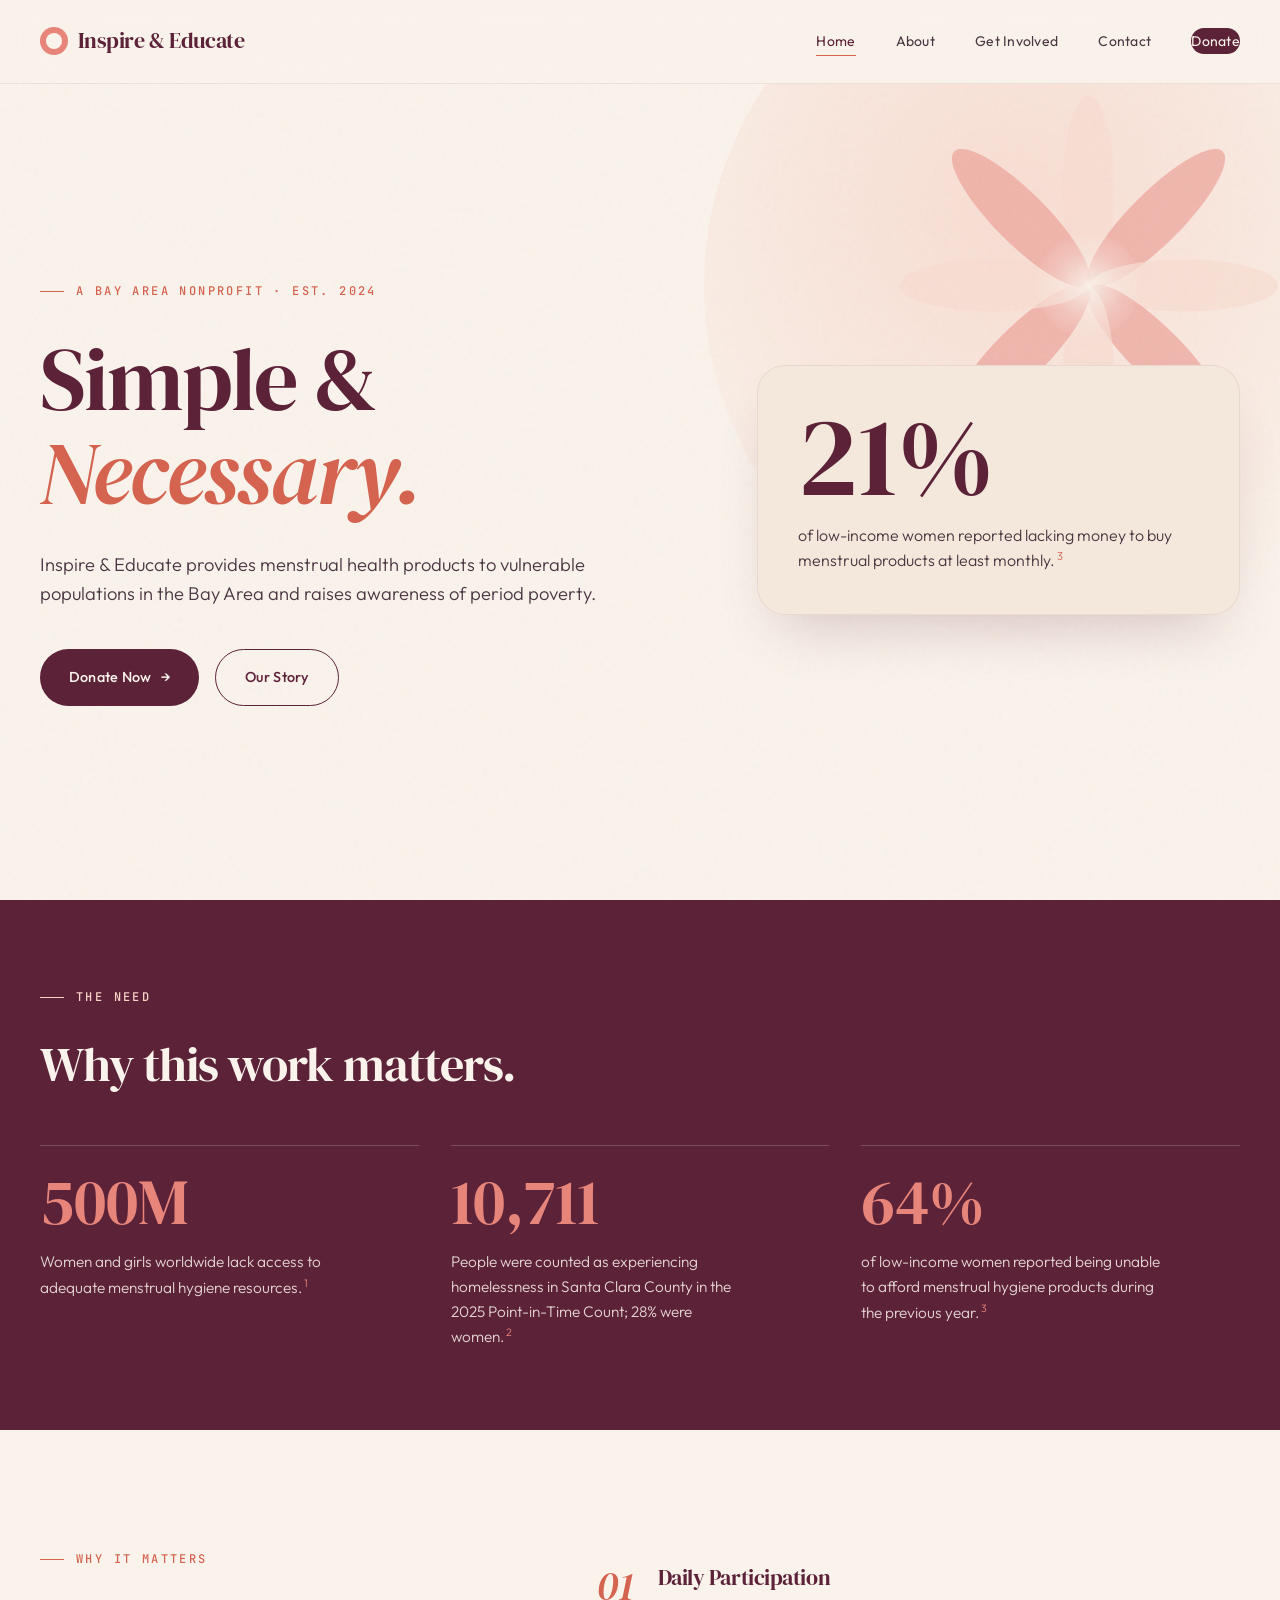
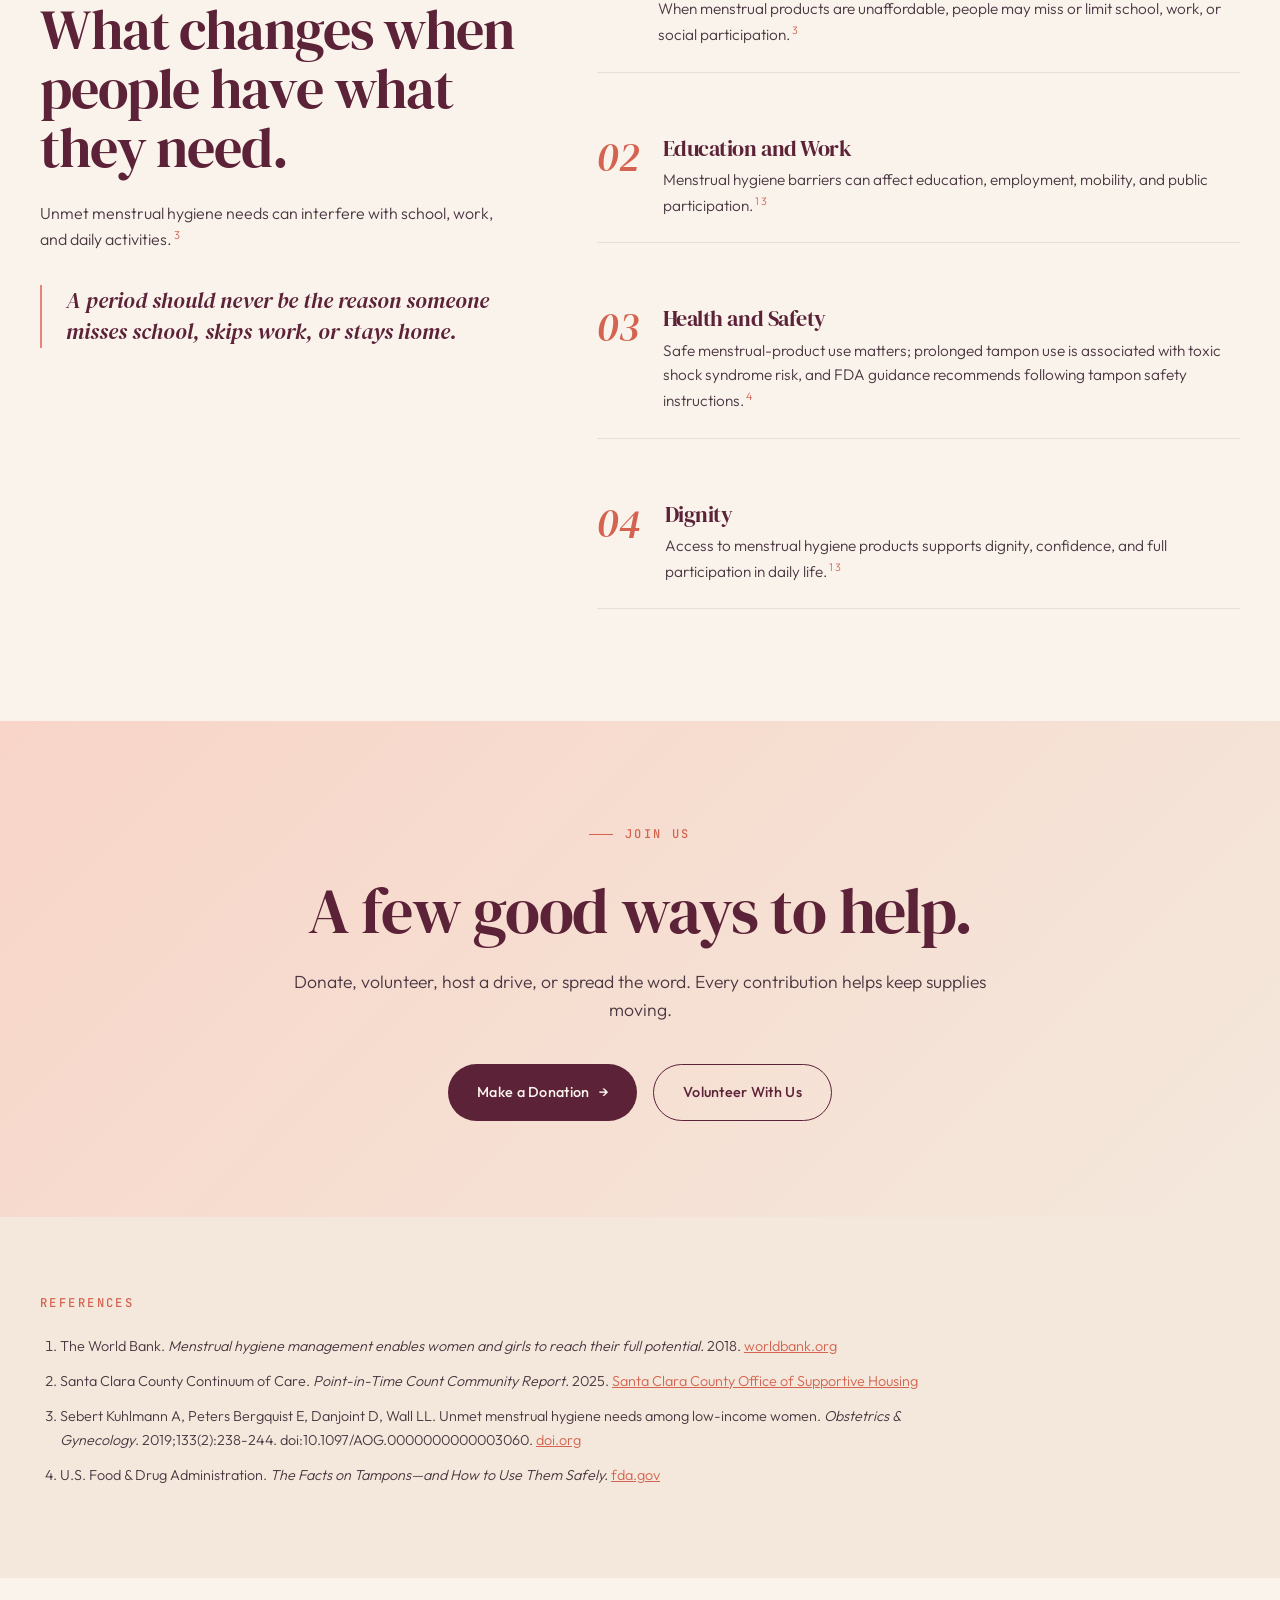
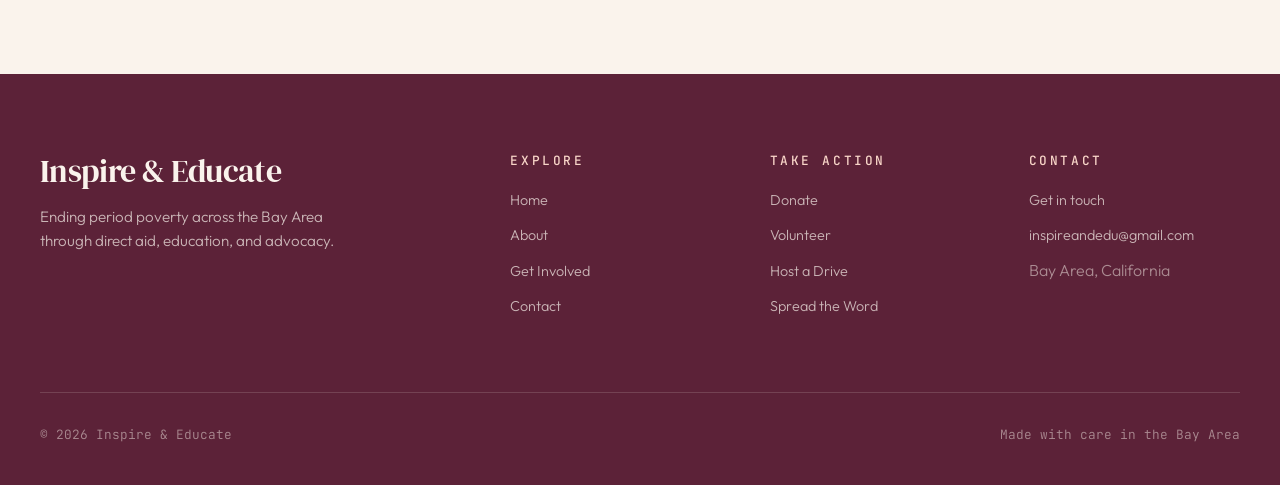
<file: index.html>
<!DOCTYPE html>
<html lang="en">
<head>
<meta charset="UTF-8">
<meta name="viewport" content="width=device-width, initial-scale=1.0">
<title>Inspire & Educate · Bay Area Menstrual Equity Nonprofit</title>
<link rel="preconnect" href="https://fonts.googleapis.com">
<link rel="preconnect" href="https://fonts.gstatic.com" crossorigin>
<link href="https://fonts.googleapis.com/css2?family=DM+Serif+Display:ital@0;1&family=Outfit:wght@300;400;500;600&family=JetBrains+Mono:wght@400;500&display=swap" rel="stylesheet">
<link rel="stylesheet" href="styles.css">
<style>
.hero{min-height:calc(100vh - 80px);display:flex;align-items:center;position:relative;padding:6rem 0;overflow:hidden}.hero::before{content:'';position:absolute;top:-20%;right:-15%;width:60%;height:90%;background:radial-gradient(circle at 40% 40%,var(--blush) 0%,var(--cream) 70%);border-radius:50%;opacity:.65;z-index:0}.hero-grid{display:grid;grid-template-columns:1.35fr 1fr;gap:4rem;align-items:center;position:relative;z-index:2}.hero-title{font-size:clamp(3rem,7vw,5.5rem);margin-bottom:2rem}.hero-title em{color:var(--coral-deep)}.hero-lede{font-size:1.15rem;color:var(--ink-soft);max-width:560px;margin-bottom:2.5rem}.hero-ctas{display:flex;gap:1rem;flex-wrap:wrap}.hero-stat-card{background:var(--cream-deep);border-radius:28px;padding:2.5rem;box-shadow:0 30px 60px -24px rgba(92,34,56,.24);border:1px solid rgba(92,34,56,.08)}.hero-stat-label{font-family:var(--font-mono);font-size:.72rem;text-transform:uppercase;letter-spacing:.18em;color:var(--ink-soft);margin-bottom:1.5rem;display:block}.hero-stat-big{font-family:var(--font-display);font-size:clamp(4rem,10vw,7rem);color:var(--wine);line-height:.9;margin-bottom:1rem}.hero-stat-card p{color:var(--ink-soft);font-size:1rem}.cite-mark{font-size:.7em;vertical-align:super;margin-left:2px}.cite-mark a{color:var(--coral-deep);text-decoration:none}.stats{background:var(--wine);color:var(--cream);padding:5rem 0}.stats-header{max-width:760px;margin-bottom:3.5rem}.stats-header .eyebrow{color:var(--blush)}.stats-header .eyebrow::before{background:var(--blush)}.stats-header h2{color:var(--cream);font-size:clamp(2rem,4vw,3rem)}.stats-grid{display:grid;grid-template-columns:repeat(3,1fr);gap:2rem}.stat-card{border-top:1px solid rgba(250,243,236,.2);padding-top:1.5rem}.stat-number{font-family:var(--font-display);font-size:clamp(3rem,5vw,4.5rem);line-height:1;color:var(--coral);margin-bottom:1rem}.stat-text{color:rgba(250,243,236,.86);font-size:.96rem;max-width:300px}.stat-text .cite-mark a{color:var(--coral)}.mission{padding:7rem 0}.mission-grid{display:grid;grid-template-columns:1fr 1.35fr;gap:5rem;align-items:start}.mission-aside{position:sticky;top:120px}.mission-aside h2{font-size:clamp(2.5rem,5vw,3.5rem);margin-bottom:1.5rem}.mission-aside p{color:var(--ink-soft);margin-bottom:2rem}.mission-quote{font-family:var(--font-display);font-style:italic;font-size:1.4rem;line-height:1.4;color:var(--wine);padding-left:1.5rem;border-left:2px solid var(--coral)}.why-list{list-style:none;display:flex;flex-direction:column;gap:2.5rem}.why-item{display:grid;grid-template-columns:auto 1fr;gap:1.5rem;align-items:start;padding:1.5rem 0;border-bottom:1px solid rgba(92,34,56,.1)}.why-num{font-family:var(--font-display);font-size:2.5rem;color:var(--coral-deep);line-height:1;font-style:italic}.why-item h3{font-size:1.4rem;margin-bottom:.5rem;color:var(--wine)}.why-item p{color:var(--ink-soft);font-size:.96rem}.cta-band{background:linear-gradient(135deg,var(--blush) 0%,var(--cream-deep) 100%);padding:6rem 0}.cta-band-content{text-align:center;max-width:740px;margin:0 auto}.cta-band h2{font-size:clamp(2.5rem,5vw,4rem);margin-bottom:1.5rem}.cta-band p{color:var(--ink-soft);margin-bottom:2.5rem;font-size:1.1rem}.references{padding:5rem 0;background:var(--cream-deep)}.references-title{font-family:var(--font-mono);font-size:.76rem;text-transform:uppercase;letter-spacing:.2em;color:var(--coral-deep);font-weight:500;margin-bottom:1.5rem}.references-list{font-size:.9rem;color:var(--ink-soft);line-height:1.7;max-width:920px;padding-left:1.25rem}.references-list li{margin-bottom:.65rem}.references-list a{color:var(--coral-deep);text-decoration:underline}@media(max-width:900px){.hero-grid,.mission-grid,.stats-grid{grid-template-columns:1fr}.mission-aside{position:static}}
</style>
</head>
<body>
<nav class="nav"><a href="index.html" class="nav-logo"><span class="nav-logo-mark"></span>Inspire & Educate</a><ul class="nav-links"><li><a href="index.html" class="active">Home</a></li><li><a href="about.html">About</a></li><li><a href="get-involved.html">Get Involved</a></li><li><a href="contact.html">Contact</a></li><li><a href="get-involved.html#donate" class="nav-cta">Donate</a></li></ul></nav>
<main>
<section class="hero"><div class="container"><div class="hero-grid"><div><span class="eyebrow">A Bay Area Nonprofit · Est. 2024</span><h1 class="hero-title">Simple &amp; <em>Necessary.</em></h1><p class="hero-lede">Inspire & Educate provides menstrual health products to vulnerable populations in the Bay Area and raises awareness of period poverty.</p><div class="hero-ctas"><a href="get-involved.html#donate" class="btn btn-primary">Donate Now <span class="btn-arrow">→</span></a><a href="about.html" class="btn btn-secondary">Our Story</a></div></div><div class="hero-stat-card"><span class="hero-stat-label">Period Poverty in the US</span><div class="hero-stat-big">21%</div><p>of low-income women reported lacking money to buy menstrual products at least monthly.<sup class="cite-mark"><a href="#ref-3">3</a></sup></p></div></div></div></section>
<section class="stats"><div class="container"><div class="stats-header"><span class="eyebrow">The Need</span><h2>Why this work matters.</h2></div><div class="stats-grid"><div class="stat-card"><div class="stat-number">500M</div><p class="stat-text">Women and girls worldwide lack access to adequate menstrual hygiene resources.<sup class="cite-mark"><a href="#ref-1">1</a></sup></p></div><div class="stat-card"><div class="stat-number">10,711</div><p class="stat-text">People were counted as experiencing homelessness in Santa Clara County in the 2025 Point-in-Time Count; 28% were women.<sup class="cite-mark"><a href="#ref-2">2</a></sup></p></div><div class="stat-card"><div class="stat-number">64%</div><p class="stat-text">of low-income women reported being unable to afford menstrual hygiene products during the previous year.<sup class="cite-mark"><a href="#ref-3">3</a></sup></p></div></div></div></section>
<section class="mission"><div class="container"><div class="mission-grid"><aside class="mission-aside"><span class="eyebrow">Why It Matters</span><h2>What changes when people have what they need.</h2><p>Unmet menstrual hygiene needs can interfere with school, work, and daily activities.<sup class="cite-mark"><a href="#ref-3">3</a></sup></p><blockquote class="mission-quote">A period should never be the reason someone misses school, skips work, or stays home.</blockquote></aside><ul class="why-list"><li class="why-item"><span class="why-num">01</span><div><h3>Daily Participation</h3><p>When menstrual products are unaffordable, people may miss or limit school, work, or social participation.<sup class="cite-mark"><a href="#ref-3">3</a></sup></p></div></li><li class="why-item"><span class="why-num">02</span><div><h3>Education and Work</h3><p>Menstrual hygiene barriers can affect education, employment, mobility, and public participation.<sup class="cite-mark"><a href="#ref-1">1</a></sup><sup class="cite-mark"><a href="#ref-3">3</a></sup></p></div></li><li class="why-item"><span class="why-num">03</span><div><h3>Health and Safety</h3><p>Safe menstrual-product use matters; prolonged tampon use is associated with toxic shock syndrome risk, and FDA guidance recommends following tampon safety instructions.<sup class="cite-mark"><a href="#ref-4">4</a></sup></p></div></li><li class="why-item"><span class="why-num">04</span><div><h3>Dignity</h3><p>Access to menstrual hygiene products supports dignity, confidence, and full participation in daily life.<sup class="cite-mark"><a href="#ref-1">1</a></sup><sup class="cite-mark"><a href="#ref-3">3</a></sup></p></div></li></ul></div></div></section>
<section class="cta-band"><div class="container"><div class="cta-band-content"><span class="eyebrow">Join Us</span><h2>A few good ways to help.</h2><p>Donate, volunteer, host a drive, or spread the word. Every contribution helps keep supplies moving.</p><div class="hero-ctas" style="justify-content:center"><a href="get-involved.html#donate" class="btn btn-primary">Make a Donation <span class="btn-arrow">→</span></a><a href="get-involved.html#volunteer" class="btn btn-secondary">Volunteer With Us</a></div></div></div></section>
<section class="references" aria-labelledby="references-title"><div class="container"><h2 id="references-title" class="references-title">References</h2><ol class="references-list"><li id="ref-1">The World Bank. <em>Menstrual hygiene management enables women and girls to reach their full potential.</em> 2018. <a href="https://www.worldbank.org/en/news/feature/2018/05/25/menstrual-hygiene-management" target="_blank" rel="noopener">worldbank.org</a></li><li id="ref-2">Santa Clara County Continuum of Care. <em>Point-in-Time Count Community Report.</em> 2025. <a href="https://osh.santaclaracounty.gov/continuum-care/reports-and-publications/point-time-count" target="_blank" rel="noopener">Santa Clara County Office of Supportive Housing</a></li><li id="ref-3">Sebert Kuhlmann A, Peters Bergquist E, Danjoint D, Wall LL. Unmet menstrual hygiene needs among low-income women. <em>Obstetrics &amp; Gynecology</em>. 2019;133(2):238-244. doi:10.1097/AOG.0000000000003060. <a href="https://doi.org/10.1097/AOG.0000000000003060" target="_blank" rel="noopener">doi.org</a></li><li id="ref-4">U.S. Food &amp; Drug Administration. <em>The Facts on Tampons—and How to Use Them Safely.</em> <a href="https://www.fda.gov/consumers/consumer-updates/facts-tampons-and-how-use-them-safely" target="_blank" rel="noopener">fda.gov</a></li></ol></div></section>
</main>
<footer class="footer"><div class="container"><div class="footer-grid"><div class="footer-brand"><h3>Inspire & Educate</h3><p>Ending period poverty across the Bay Area through direct aid, education, and advocacy.</p></div><div><h4>Explore</h4><ul class="footer-list"><li><a href="index.html">Home</a></li><li><a href="about.html">About</a></li><li><a href="get-involved.html">Get Involved</a></li><li><a href="contact.html">Contact</a></li></ul></div><div><h4>Take Action</h4><ul class="footer-list"><li><a href="get-involved.html#donate">Donate</a></li><li><a href="get-involved.html#volunteer">Volunteer</a></li><li><a href="get-involved.html#drive">Host a Drive</a></li><li><a href="get-involved.html#spread">Spread the Word</a></li></ul></div><div><h4>Contact</h4><ul class="footer-list"><li><a href="contact.html">Get in touch</a></li><li><a href="mailto:inspireandedu@gmail.com">inspireandedu@gmail.com</a></li><li><span style="color:rgba(250,243,236,.5)">Bay Area, California</span></li></ul></div></div><div class="footer-bottom"><span>© 2026 Inspire & Educate</span><span>Made with care in the Bay Area</span></div></div></footer>
</body>
</html>
</file>
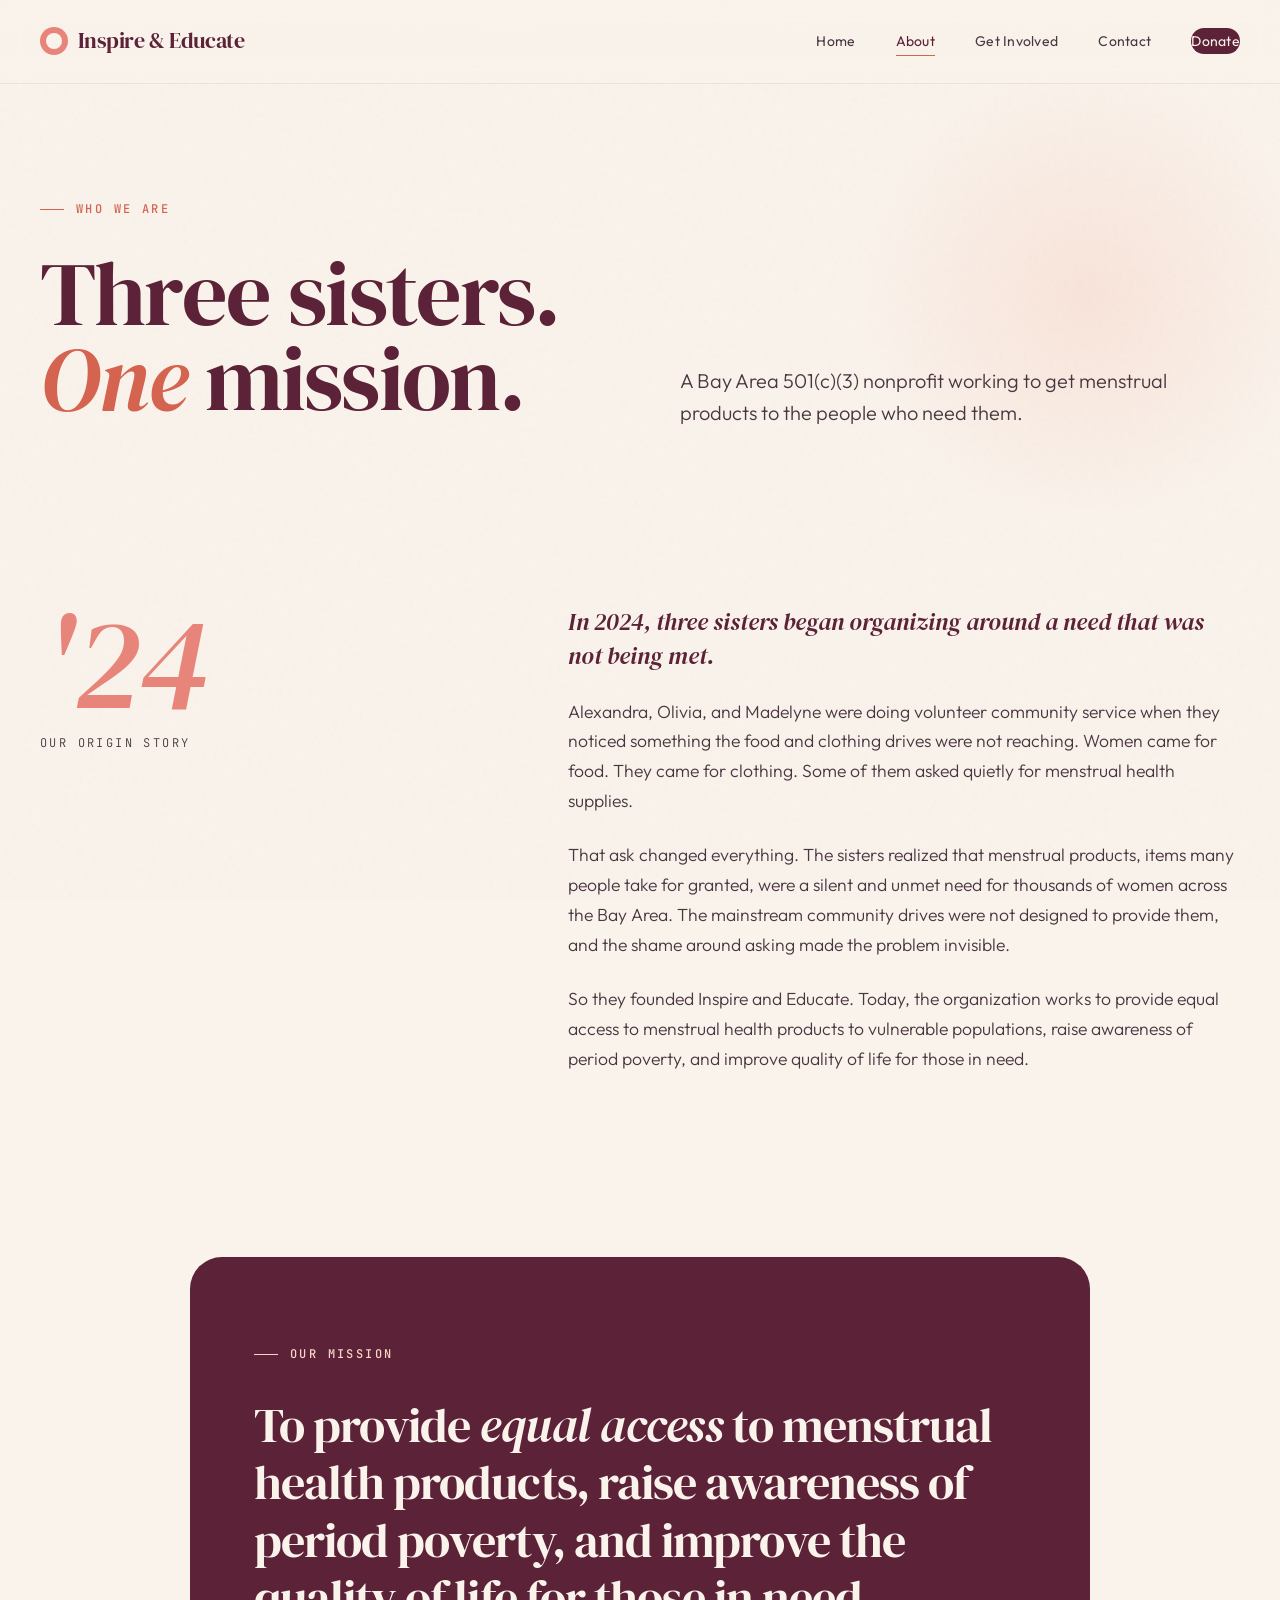
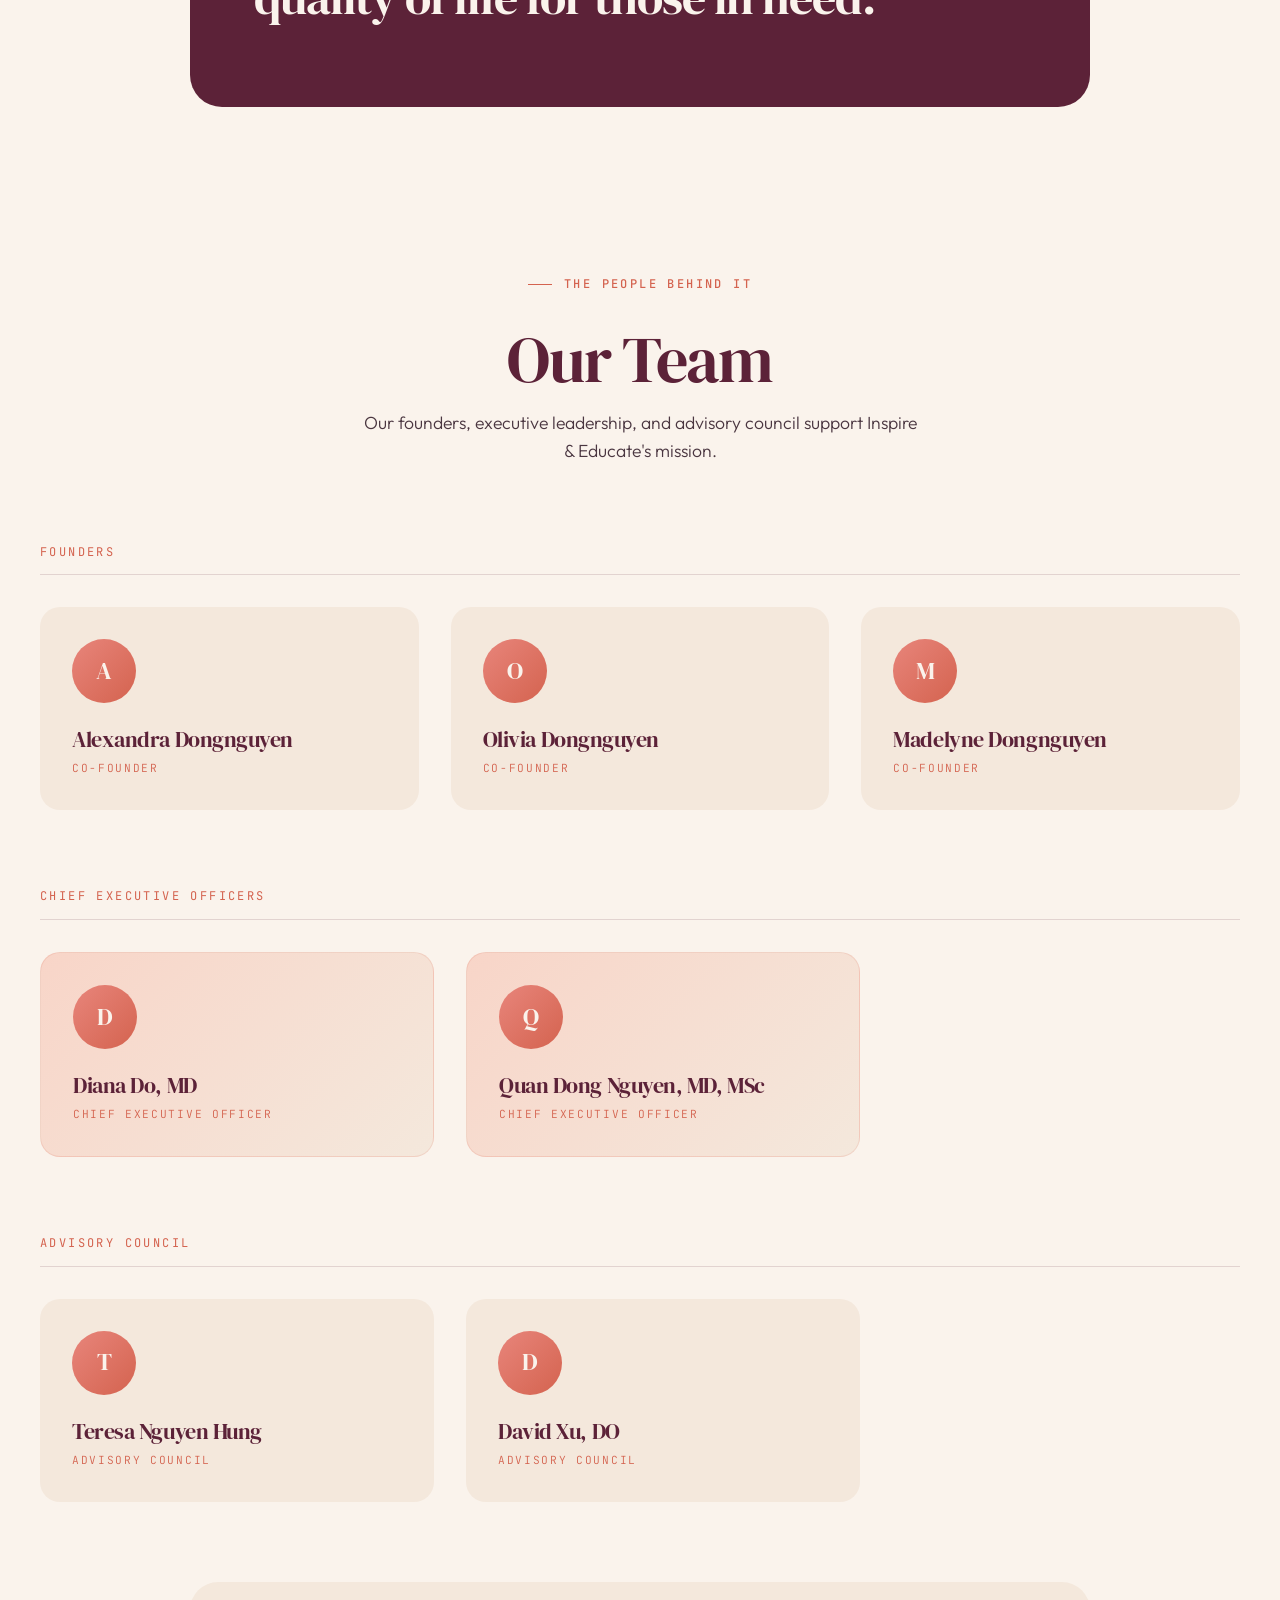
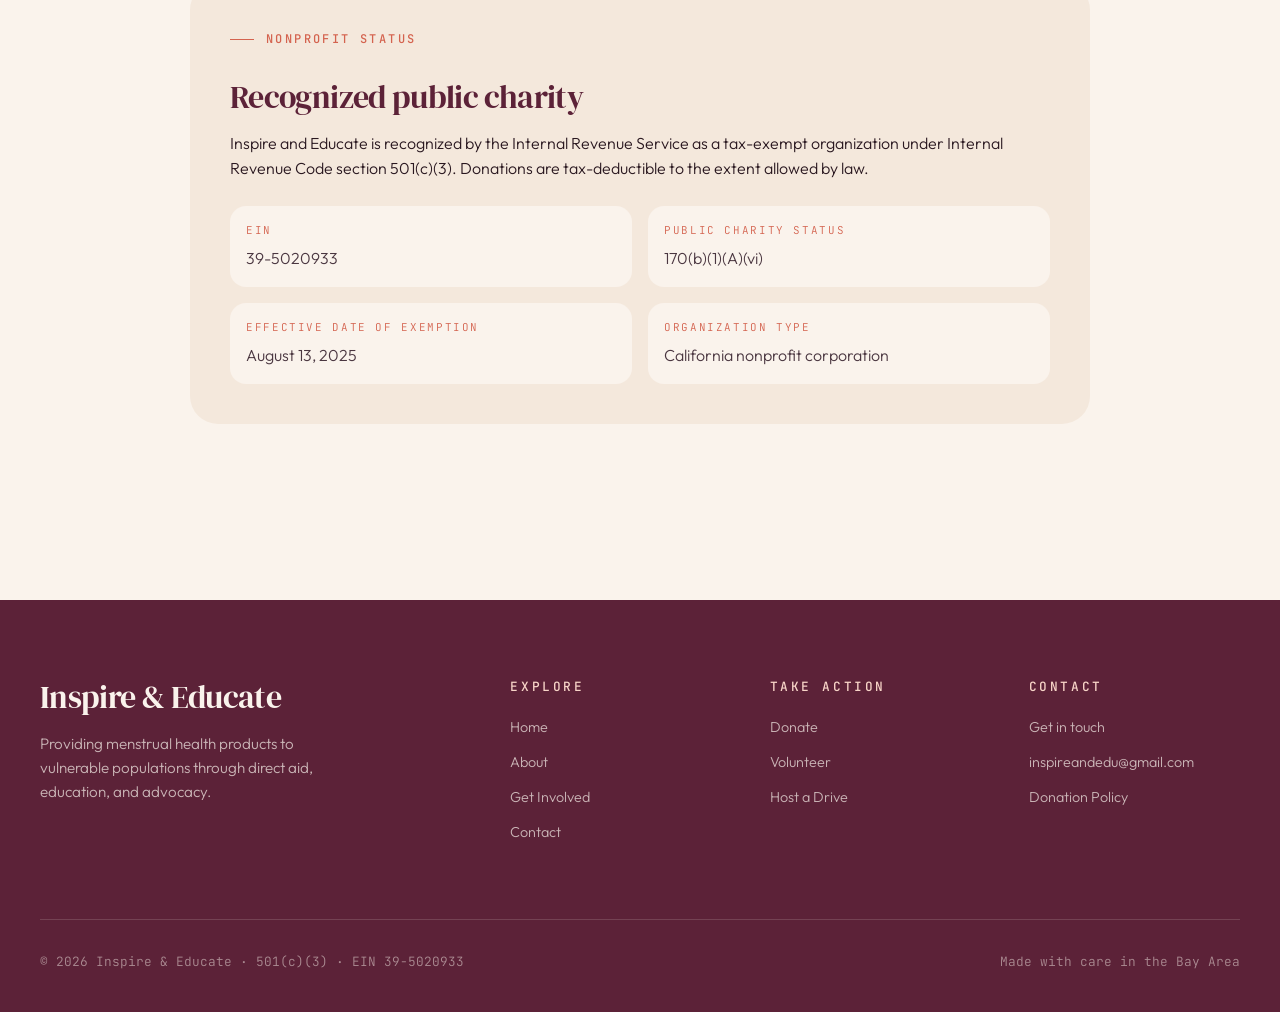
<file: about.html>
<!DOCTYPE html>
<html lang="en">
<head>
<meta charset="UTF-8">
<meta name="viewport" content="width=device-width, initial-scale=1.0">
<title>I&amp;E</title>
<link rel="icon" href="/favicon.svg" type="image/svg+xml">
<meta property="og:title" content="Inspire & Educate">
<meta property="og:description" content="A Bay Area 501(c)(3) nonprofit providing menstrual health products.">
<meta property="og:image" content="https://inspireandeducate.org/og-image.svg">
<meta property="og:url" content="https://inspireandeducate.org/about.html">
<meta name="twitter:card" content="summary_large_image">
<link rel="preconnect" href="https://fonts.googleapis.com">
<link rel="preconnect" href="https://fonts.gstatic.com" crossorigin>
<link href="https://fonts.googleapis.com/css2?family=DM+Serif+Display:ital@0;1&family=Outfit:wght@300;400;500;600&family=JetBrains+Mono:wght@400;500&display=swap" rel="stylesheet">
<link rel="stylesheet" href="styles.css">
<style>.page-intro{padding:7rem 0 4rem;position:relative;overflow:hidden}.page-intro-bg{position:absolute;top:0;right:-10%;width:50%;height:100%;background:radial-gradient(circle,var(--blush) 0%,transparent 60%);opacity:.5;z-index:0}.page-intro-grid{display:grid;grid-template-columns:1fr 1fr;gap:5rem;align-items:end;position:relative;z-index:2}.page-intro h1{font-size:clamp(3rem,7vw,6rem);line-height:.95;margin-bottom:1.5rem}.page-intro h1 em{font-style:italic;color:var(--coral-deep)}.page-intro-lede{font-size:1.25rem;color:var(--ink-soft);max-width:520px;padding-bottom:1rem}.origin{padding:6rem 0}.origin-grid{display:grid;grid-template-columns:1fr 1.5fr;gap:5rem}.origin-aside{position:sticky;top:120px;align-self:start}.origin-year{font-family:var(--font-display);font-size:8rem;line-height:.9;color:var(--coral);font-style:italic;margin-bottom:.5rem}.origin-label{font-family:var(--font-mono);font-size:.75rem;text-transform:uppercase;letter-spacing:.2em;color:var(--ink-soft)}.origin-body p{font-size:1.1rem;margin-bottom:1.5rem;color:var(--ink-soft);line-height:1.7}.origin-body p.lede{font-family:var(--font-display);font-size:1.5rem;font-style:italic;color:var(--wine);line-height:1.4}.mission-card{background:var(--wine);color:var(--cream);padding:5rem 4rem;border-radius:32px;margin:4rem auto;max-width:900px;position:relative;overflow:hidden}.mission-card .eyebrow{color:var(--blush)}.mission-card .eyebrow::before{background:var(--blush)}.mission-card h2{font-family:var(--font-display);font-size:clamp(2rem,4vw,3rem);color:var(--cream);line-height:1.2}.team{padding:6rem 0 2rem}.team-header{text-align:center;margin-bottom:5rem}.team-header h2{font-size:clamp(2.5rem,5vw,4rem);margin-bottom:1rem}.team-header p{color:var(--ink-soft);max-width:560px;margin:0 auto;font-size:1.1rem}.team-section+.team-section{margin-top:5rem}.team-section-title{font-family:var(--font-mono);font-size:.75rem;text-transform:uppercase;letter-spacing:.2em;color:var(--coral-deep);margin-bottom:2rem;padding-bottom:1rem;border-bottom:1px solid rgba(92,34,56,.15)}.team-grid{display:grid;grid-template-columns:repeat(3,1fr);gap:2rem}.team-grid-2{grid-template-columns:repeat(2,1fr);max-width:820px}.team-card{background:var(--cream-deep);padding:2rem;border-radius:20px}.team-avatar{width:64px;height:64px;border-radius:50%;background:linear-gradient(135deg,var(--coral),var(--coral-deep));display:flex;align-items:center;justify-content:center;font-family:var(--font-display);color:var(--cream);font-size:1.5rem;margin-bottom:1.5rem}.team-card h3{font-family:var(--font-display);font-size:1.4rem;color:var(--wine);margin-bottom:.4rem;line-height:1.2}.team-card .role{font-family:var(--font-mono);font-size:.7rem;text-transform:uppercase;letter-spacing:.15em;color:var(--coral-deep);margin-bottom:0;display:block}.team-card.featured{background:linear-gradient(135deg,var(--blush) 0%,var(--cream-deep) 100%);border:1px solid rgba(212,99,79,.15)}.legal{padding:3rem 0 5rem}.legal-card{background:var(--cream-deep);border-radius:28px;padding:2.5rem;max-width:900px;margin:0 auto}.legal-card h2{font-size:2rem;margin-bottom:1rem}.legal-grid{display:grid;grid-template-columns:repeat(2,1fr);gap:1rem;margin-top:1.5rem}.legal-item{background:var(--cream);border-radius:16px;padding:1rem}.legal-label{font-family:var(--font-mono);font-size:.68rem;text-transform:uppercase;letter-spacing:.15em;color:var(--coral-deep);display:block;margin-bottom:.4rem}.legal-item p{color:var(--ink-soft);margin:0}@media(max-width:900px){.page-intro-grid,.origin-grid,.legal-grid{grid-template-columns:1fr;gap:2rem}.origin-aside{position:static}.origin-year{font-size:5rem}.mission-card{padding:3rem 2rem}.team-grid,.team-grid-2{grid-template-columns:1fr}}</style>
</head>
<body>
<nav class="nav"><a href="index.html" class="nav-logo"><span class="nav-logo-mark"></span>Inspire & Educate</a><ul class="nav-links"><li><a href="index.html">Home</a></li><li><a href="about.html" class="active">About</a></li><li><a href="get-involved.html">Get Involved</a></li><li><a href="contact.html">Contact</a></li><li><a href="get-involved.html#donate" class="nav-cta">Donate</a></li></ul></nav>
<main><section class="page-intro"><div class="page-intro-bg"></div><div class="container"><div class="page-intro-grid"><div><span class="eyebrow">Who We Are</span><h1>Three sisters. <em>One</em> mission.</h1></div><p class="page-intro-lede">A Bay Area 501(c)(3) nonprofit working to get menstrual products to the people who need them.</p></div></div></section><section class="origin"><div class="container"><div class="origin-grid"><aside class="origin-aside"><div class="origin-year">'24</div><span class="origin-label">Our Origin Story</span></aside><div class="origin-body"><p class="lede">In 2024, three sisters began organizing around a need that was not being met.</p><p>Alexandra, Olivia, and Madelyne were doing volunteer community service when they noticed something the food and clothing drives were not reaching. Women came for food. They came for clothing. Some of them asked quietly for menstrual health supplies.</p><p>That ask changed everything. The sisters realized that menstrual products, items many people take for granted, were a silent and unmet need for thousands of women across the Bay Area. The mainstream community drives were not designed to provide them, and the shame around asking made the problem invisible.</p><p>So they founded Inspire and Educate. Today, the organization works to provide equal access to menstrual health products to vulnerable populations, raise awareness of period poverty, and improve quality of life for those in need.</p></div></div></div></section><section><div class="container"><div class="mission-card"><span class="eyebrow">Our Mission</span><h2>To provide <em>equal access</em> to menstrual health products, raise awareness of period poverty, and improve the quality of life for those in need.</h2></div></div></section><section class="team"><div class="container"><div class="team-header"><span class="eyebrow">The People Behind It</span><h2>Our Team</h2><p>Our founders, executive leadership, and advisory council support Inspire & Educate's mission.</p></div><div class="team-section"><h3 class="team-section-title">Founders</h3><div class="team-grid"><div class="team-card"><div class="team-avatar">A</div><h3>Alexandra Dongnguyen</h3><span class="role">Co-Founder</span></div><div class="team-card"><div class="team-avatar">O</div><h3>Olivia Dongnguyen</h3><span class="role">Co-Founder</span></div><div class="team-card"><div class="team-avatar">M</div><h3>Madelyne Dongnguyen</h3><span class="role">Co-Founder</span></div></div></div><div class="team-section"><h3 class="team-section-title">Chief Executive Officers</h3><div class="team-grid team-grid-2"><div class="team-card featured"><div class="team-avatar">D</div><h3>Diana Do, MD</h3><span class="role">Chief Executive Officer</span></div><div class="team-card featured"><div class="team-avatar">Q</div><h3>Quan Dong Nguyen, MD, MSc</h3><span class="role">Chief Executive Officer</span></div></div></div><div class="team-section"><h3 class="team-section-title">Advisory Council</h3><div class="team-grid team-grid-2"><div class="team-card"><div class="team-avatar">T</div><h3>Teresa Nguyen Hung</h3><span class="role">Advisory Council</span></div><div class="team-card"><div class="team-avatar">D</div><h3>David Xu, DO</h3><span class="role">Advisory Council</span></div></div></div></div></section><section class="legal"><div class="container"><div class="legal-card"><span class="eyebrow">Nonprofit Status</span><h2>Recognized public charity</h2><p>Inspire and Educate is recognized by the Internal Revenue Service as a tax-exempt organization under Internal Revenue Code section 501(c)(3). Donations are tax-deductible to the extent allowed by law.</p><div class="legal-grid"><div class="legal-item"><span class="legal-label">EIN</span><p>39-5020933</p></div><div class="legal-item"><span class="legal-label">Public charity status</span><p>170(b)(1)(A)(vi)</p></div><div class="legal-item"><span class="legal-label">Effective date of exemption</span><p>August 13, 2025</p></div><div class="legal-item"><span class="legal-label">Organization type</span><p>California nonprofit corporation</p></div></div></div></div></section></main><footer class="footer"><div class="container"><div class="footer-grid"><div class="footer-brand"><h3>Inspire & Educate</h3><p>Providing menstrual health products to vulnerable populations through direct aid, education, and advocacy.</p></div><div><h4>Explore</h4><ul class="footer-list"><li><a href="index.html">Home</a></li><li><a href="about.html">About</a></li><li><a href="get-involved.html">Get Involved</a></li><li><a href="contact.html">Contact</a></li></ul></div><div><h4>Take Action</h4><ul class="footer-list"><li><a href="get-involved.html#donate">Donate</a></li><li><a href="get-involved.html#volunteer">Volunteer</a></li><li><a href="get-involved.html#drive">Host a Drive</a></li></ul></div><div><h4>Contact</h4><ul class="footer-list"><li><a href="contact.html">Get in touch</a></li><li><a href="mailto:inspireandedu@gmail.com">inspireandedu@gmail.com</a></li><li><a href="donation-policy.html">Donation Policy</a></li></ul></div></div><div class="footer-bottom"><span>© 2026 Inspire & Educate · 501(c)(3) · EIN 39-5020933</span><span>Made with care in the Bay Area</span></div></div></footer>
</body>
</html>
</file>
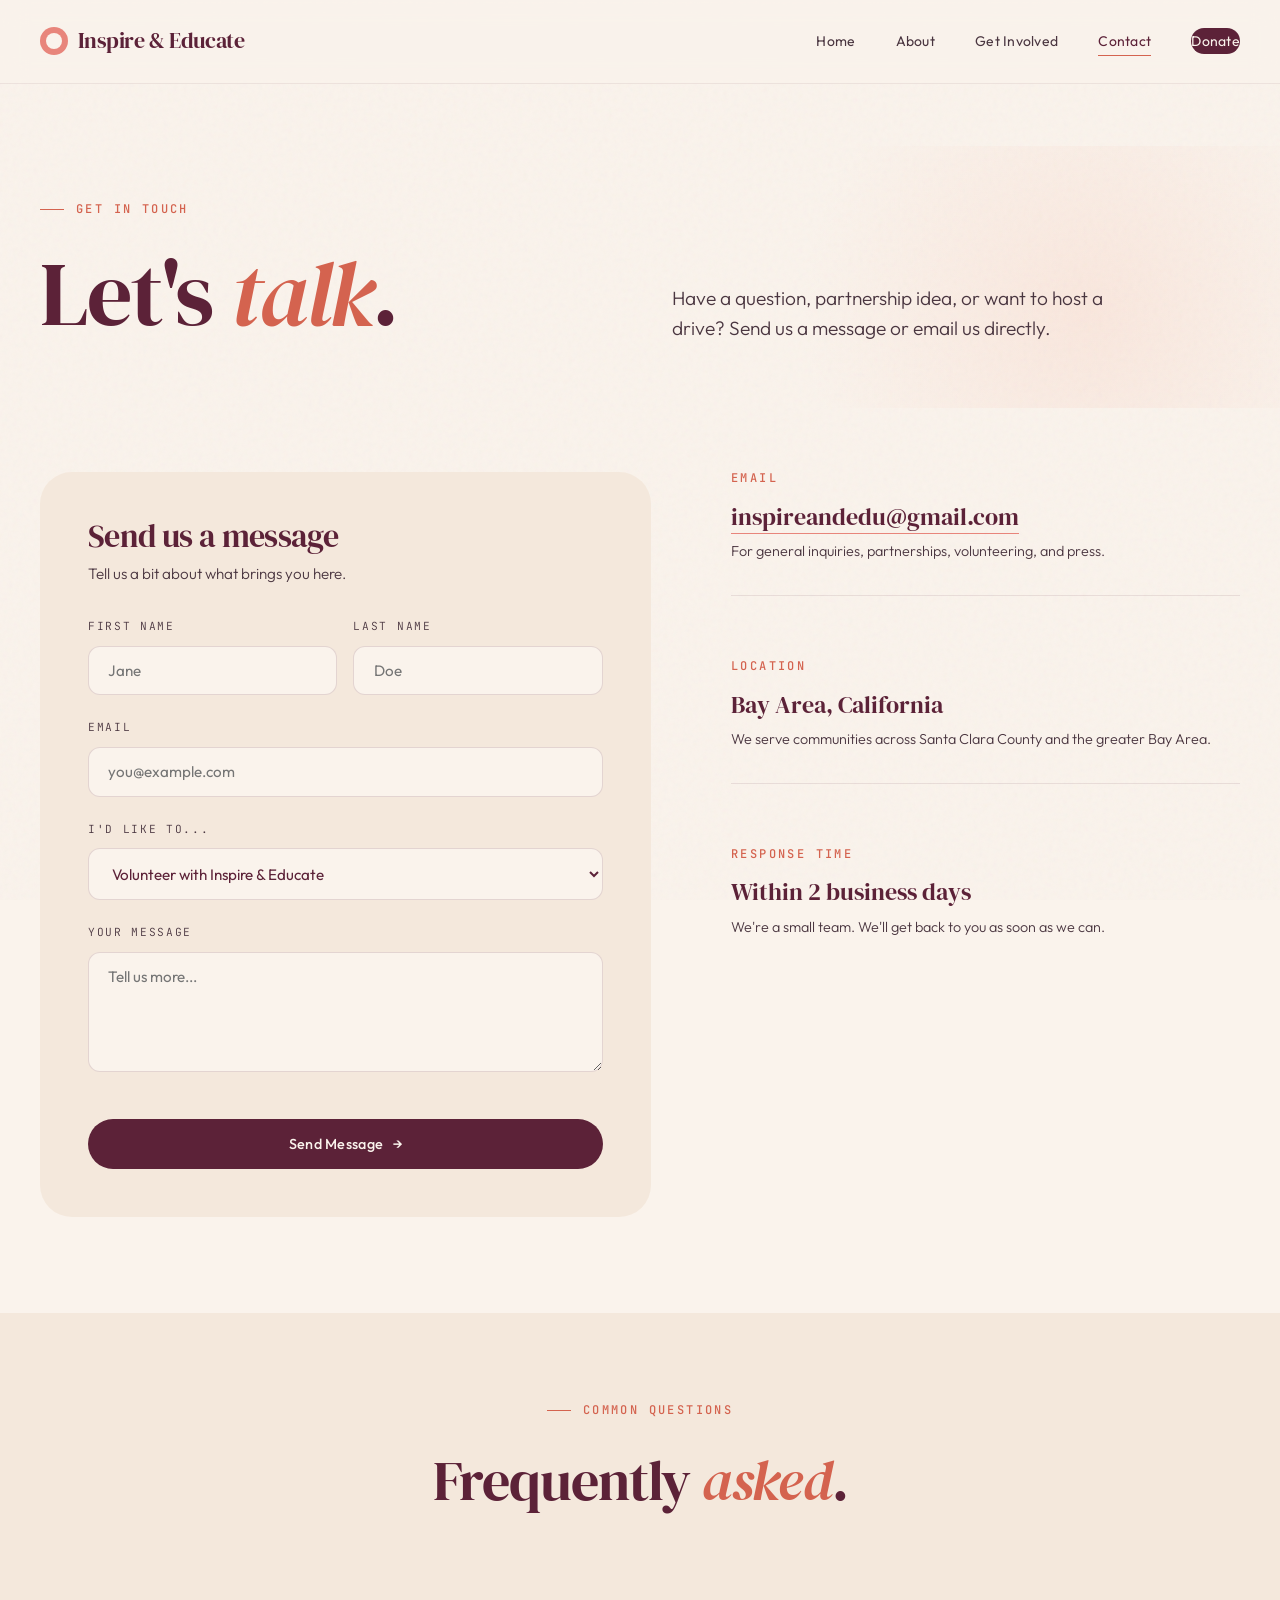
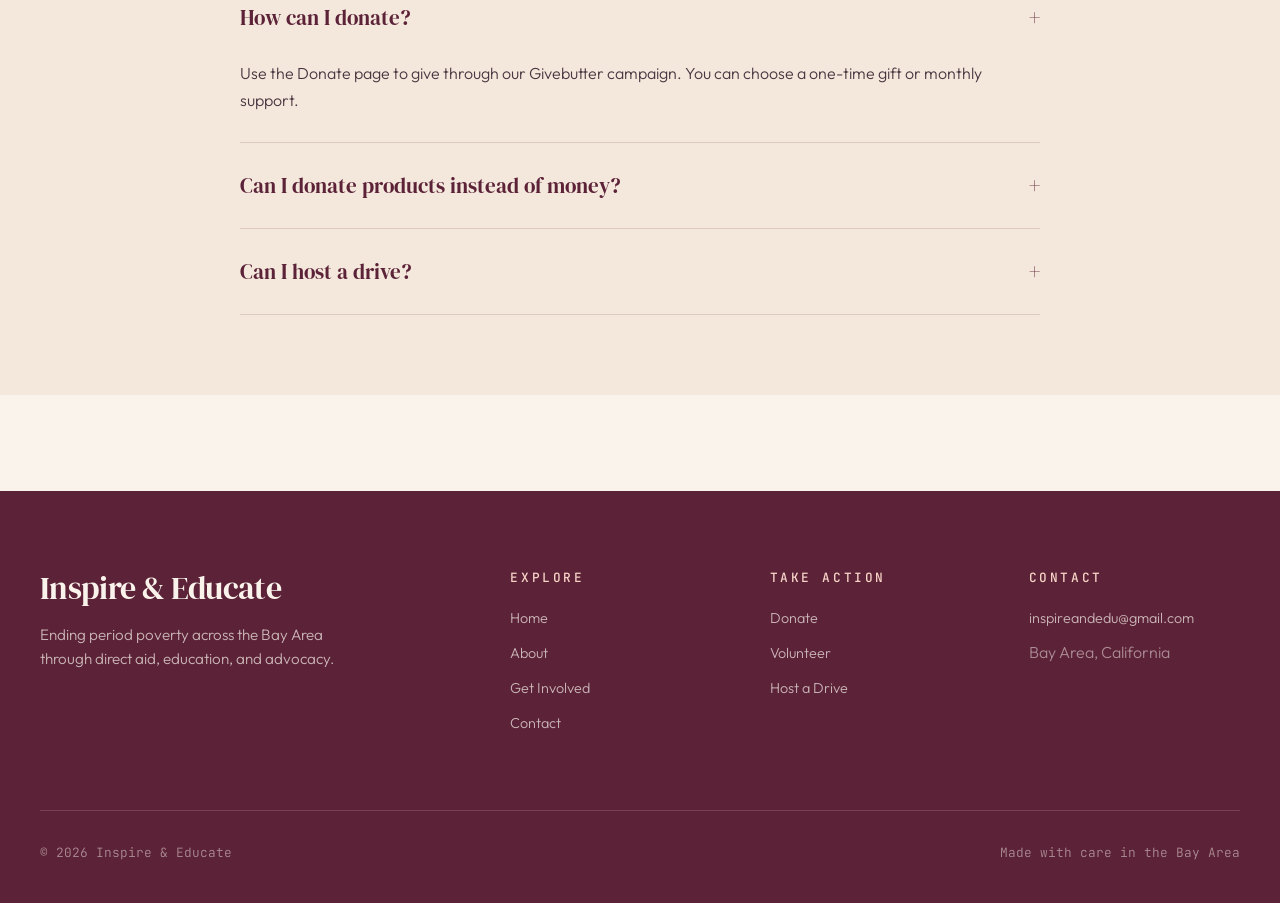
<file: contact.html>
<!DOCTYPE html>
<html lang="en">
<head>
<meta charset="UTF-8">
<meta name="viewport" content="width=device-width, initial-scale=1.0">
<title>Contact · Inspire & Educate</title>
<link rel="preconnect" href="https://fonts.googleapis.com">
<link rel="preconnect" href="https://fonts.gstatic.com" crossorigin>
<link href="https://fonts.googleapis.com/css2?family=DM+Serif+Display:ital@0;1&family=Outfit:wght@300;400;500;600&family=JetBrains+Mono:wght@400;500&display=swap" rel="stylesheet">
<link rel="stylesheet" href="styles.css">
<style>
.contact-hero{padding:7rem 0 3rem;position:relative;overflow:hidden}.contact-hero-bg{position:absolute;top:20%;right:-20%;width:70%;height:100%;background:radial-gradient(circle,var(--blush) 0%,transparent 60%);opacity:.4}.contact-hero-grid{display:grid;grid-template-columns:1fr 1fr;gap:4rem;align-items:end;position:relative;z-index:2}.contact-hero h1{font-size:clamp(3rem,7vw,6rem);line-height:.95;margin-bottom:1.5rem}.contact-hero h1 em{font-style:italic;color:var(--coral-deep)}.contact-hero p{font-size:1.2rem;color:var(--ink-soft);max-width:480px;padding-bottom:1rem}.contact-main{padding:4rem 0 6rem}.contact-grid{display:grid;grid-template-columns:1.2fr 1fr;gap:5rem}.contact-form{background:var(--cream-deep);padding:3rem;border-radius:32px;position:relative}.contact-form h2{font-size:2rem;margin-bottom:.5rem}.contact-form>p{color:var(--ink-soft);margin-bottom:2rem;font-size:.95rem}.form-row{margin-bottom:1.5rem}.form-row.split{display:grid;grid-template-columns:1fr 1fr;gap:1rem}.form-row label{display:block;font-family:var(--font-mono);font-size:.7rem;text-transform:uppercase;letter-spacing:.15em;color:var(--ink-soft);margin-bottom:.6rem}.form-row input,.form-row select,.form-row textarea{width:100%;padding:.9rem 1.2rem;border:1px solid rgba(92,34,56,.15);border-radius:12px;background:var(--cream);font-family:var(--font-body);font-size:.95rem;color:var(--wine)}.form-row textarea{resize:vertical;min-height:120px}.contact-form button{width:100%;justify-content:center;margin-top:1rem}.contact-info{display:flex;flex-direction:column;gap:2rem}.info-block{padding:2rem 0;border-bottom:1px solid rgba(92,34,56,.1)}.info-block:first-child{padding-top:0}.info-block:last-child{border-bottom:none}.info-block h3{font-family:var(--font-mono);font-size:.75rem;text-transform:uppercase;letter-spacing:.2em;color:var(--coral-deep);margin-bottom:1rem;font-weight:500}.info-value{font-family:var(--font-display);font-size:1.5rem;color:var(--wine);line-height:1.3;margin-bottom:.5rem}.info-value a{color:var(--wine);border-bottom:1px solid var(--coral)}.info-block p{color:var(--ink-soft);font-size:.9rem}.faq-section{padding:5rem 0;background:var(--cream-deep)}.faq-header{text-align:center;margin-bottom:4rem}.faq-header h2{font-size:clamp(2.5rem,5vw,3.5rem);margin-bottom:1rem}.faq-header h2 em{font-style:italic;color:var(--coral-deep)}.faq-list{max-width:800px;margin:0 auto}.faq-item{border-bottom:1px solid rgba(92,34,56,.15)}.faq-question{width:100%;background:transparent;border:none;padding:1.75rem 0;text-align:left;cursor:pointer;display:flex;justify-content:space-between;align-items:center;font-family:var(--font-display);font-size:1.3rem;color:var(--wine)}.faq-answer{max-height:0;overflow:hidden;transition:max-height .4s ease,padding .3s ease;color:var(--ink-soft);font-size:1rem;line-height:1.7}.faq-item.open .faq-answer{max-height:300px;padding-bottom:1.75rem}@media(max-width:900px){.contact-hero-grid,.contact-grid{grid-template-columns:1fr;gap:2rem}.contact-form{padding:2rem}.form-row.split{grid-template-columns:1fr}}
</style>
</head>
<body>
<nav class="nav"><a href="index.html" class="nav-logo"><span class="nav-logo-mark"></span>Inspire & Educate</a><ul class="nav-links"><li><a href="index.html">Home</a></li><li><a href="about.html">About</a></li><li><a href="get-involved.html">Get Involved</a></li><li><a href="contact.html" class="active">Contact</a></li><li><a href="get-involved.html#donate" class="nav-cta">Donate</a></li></ul></nav>
<main>
<section class="contact-hero"><div class="contact-hero-bg"></div><div class="container"><div class="contact-hero-grid"><div><span class="eyebrow">Get in Touch</span><h1>Let's <em>talk</em>.</h1></div><p>Have a question, partnership idea, or want to host a drive? Send us a message or email us directly.</p></div></div></section>
<section class="contact-main"><div class="container"><div class="contact-grid"><form name="contact" method="POST" data-netlify="true" class="contact-form"><input type="hidden" name="form-name" value="contact"><h2>Send us a message</h2><p>Tell us a bit about what brings you here.</p><div class="form-row split"><div><label for="first-name">First Name</label><input id="first-name" name="first_name" type="text" placeholder="Jane" required></div><div><label for="last-name">Last Name</label><input id="last-name" name="last_name" type="text" placeholder="Doe"></div></div><div class="form-row"><label for="email">Email</label><input id="email" name="email" type="email" placeholder="you@example.com" required></div><div class="form-row"><label for="interest">I'd like to...</label><select id="interest" name="interest"><option>Volunteer with Inspire & Educate</option><option>Host a product drive</option><option>Partner with our organization</option><option>Make a large or recurring donation</option><option>Ask a general question</option><option>Press / media inquiry</option></select></div><div class="form-row"><label for="message">Your Message</label><textarea id="message" name="message" placeholder="Tell us more..." required></textarea></div><button class="btn btn-primary" type="submit">Send Message <span class="btn-arrow">→</span></button></form><div class="contact-info"><div class="info-block"><h3>Email</h3><div class="info-value"><a href="mailto:inspireandedu@gmail.com">inspireandedu@gmail.com</a></div><p>For general inquiries, partnerships, volunteering, and press.</p></div><div class="info-block"><h3>Location</h3><div class="info-value">Bay Area, California</div><p>We serve communities across Santa Clara County and the greater Bay Area.</p></div><div class="info-block"><h3>Response Time</h3><div class="info-value">Within 2 business days</div><p>We're a small team. We'll get back to you as soon as we can.</p></div></div></div></div></section>
<section class="faq-section"><div class="container"><div class="faq-header"><span class="eyebrow">Common Questions</span><h2>Frequently <em>asked</em>.</h2></div><div class="faq-list"><div class="faq-item open"><button class="faq-question" type="button">How can I donate?<span>+</span></button><div class="faq-answer">Use the Donate page to give through our Givebutter campaign. You can choose a one-time gift or monthly support.</div></div><div class="faq-item"><button class="faq-question" type="button">Can I donate products instead of money?<span>+</span></button><div class="faq-answer">Yes. Unopened pads, tampons, liners, menstrual cups, and underwear are welcome. Please contact us to coordinate drop-off or pickup logistics.</div></div><div class="faq-item"><button class="faq-question" type="button">Can I host a drive?<span>+</span></button><div class="faq-answer">Yes. Schools, offices, community groups, and families can host product drives. Send us your location and timeline and we will help coordinate next steps.</div></div></div></div></section>
</main>
<footer class="footer"><div class="container"><div class="footer-grid"><div class="footer-brand"><h3>Inspire & Educate</h3><p>Ending period poverty across the Bay Area through direct aid, education, and advocacy.</p></div><div><h4>Explore</h4><ul class="footer-list"><li><a href="index.html">Home</a></li><li><a href="about.html">About</a></li><li><a href="get-involved.html">Get Involved</a></li><li><a href="contact.html">Contact</a></li></ul></div><div><h4>Take Action</h4><ul class="footer-list"><li><a href="get-involved.html#donate">Donate</a></li><li><a href="get-involved.html#volunteer">Volunteer</a></li><li><a href="get-involved.html#drive">Host a Drive</a></li></ul></div><div><h4>Contact</h4><ul class="footer-list"><li><a href="mailto:inspireandedu@gmail.com">inspireandedu@gmail.com</a></li><li><span style="color:rgba(250,243,236,.5)">Bay Area, California</span></li></ul></div></div><div class="footer-bottom"><span>© 2026 Inspire & Educate</span><span>Made with care in the Bay Area</span></div></div></footer>
<script>document.querySelectorAll('.faq-question').forEach(q=>{q.addEventListener('click',()=>{const item=q.parentElement;const wasOpen=item.classList.contains('open');document.querySelectorAll('.faq-item').forEach(i=>i.classList.remove('open'));if(!wasOpen)item.classList.add('open')})});</script>
</body>
</html>
</file>
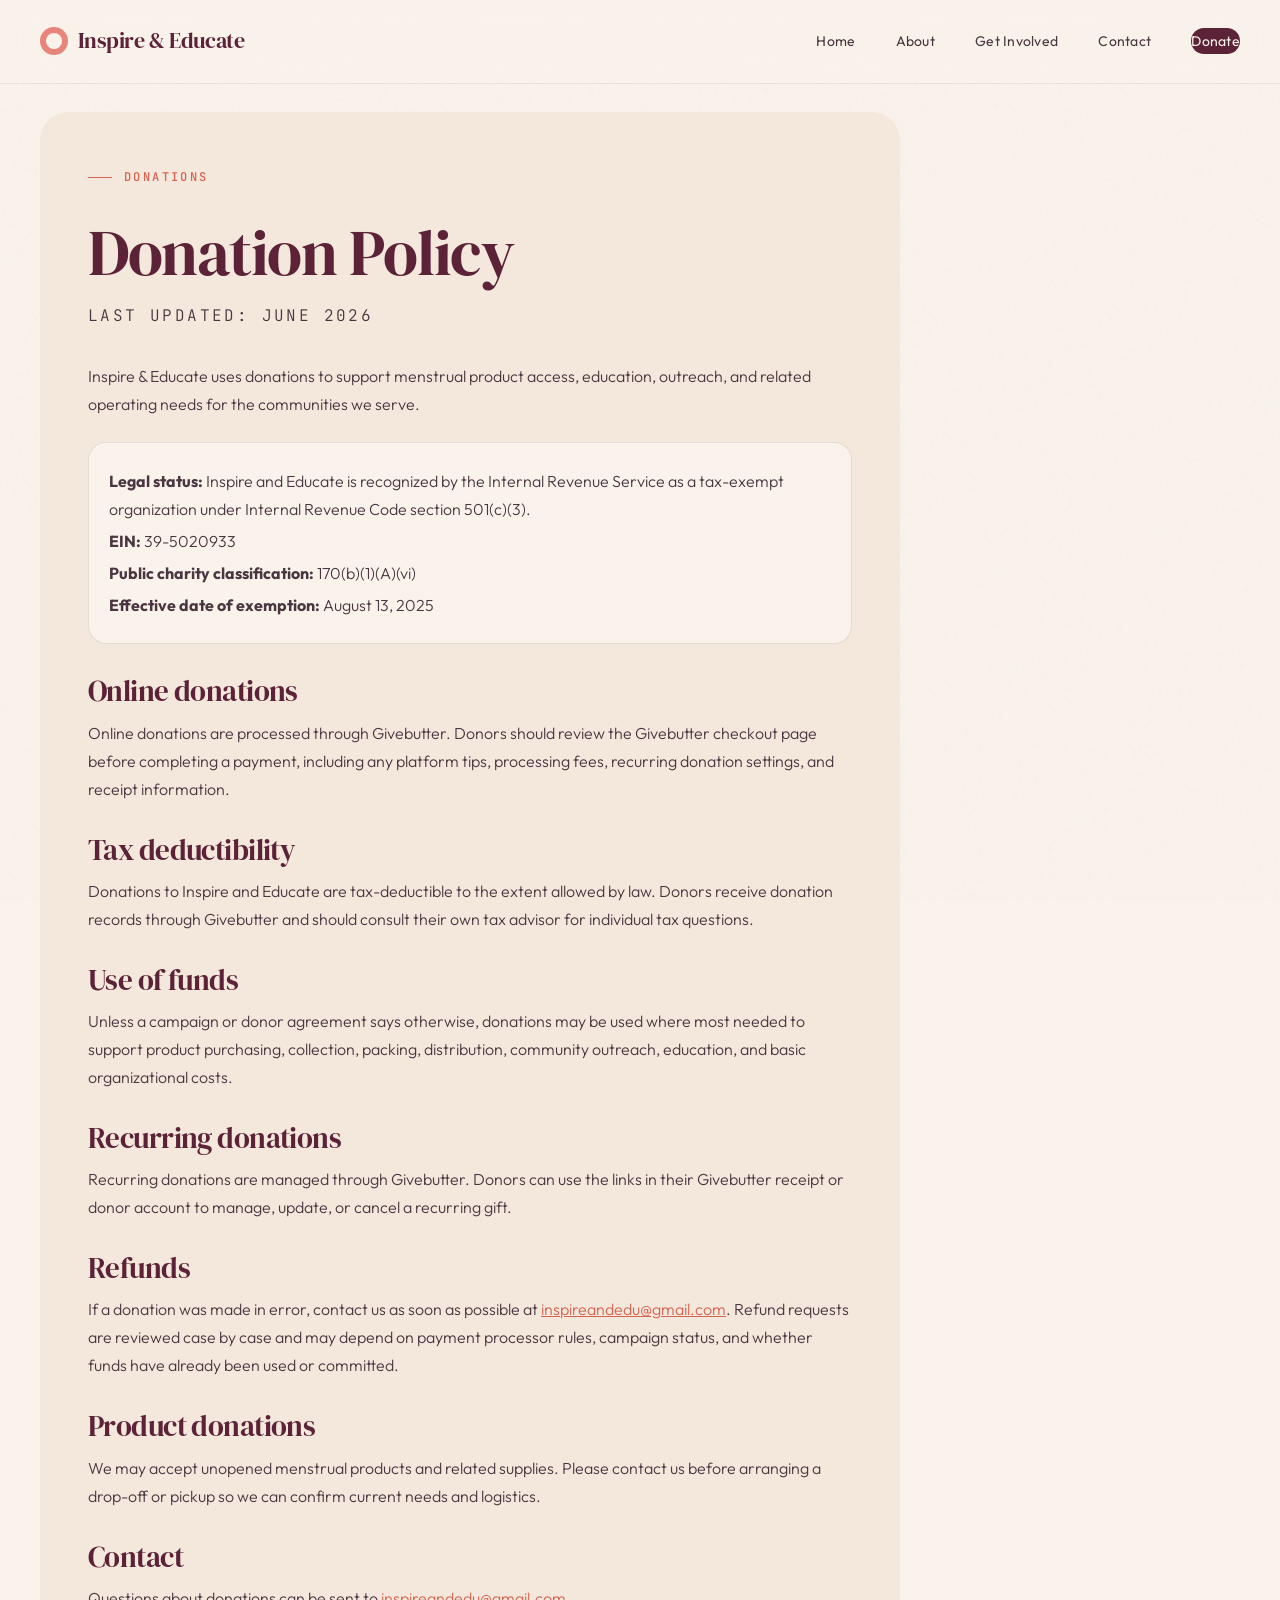
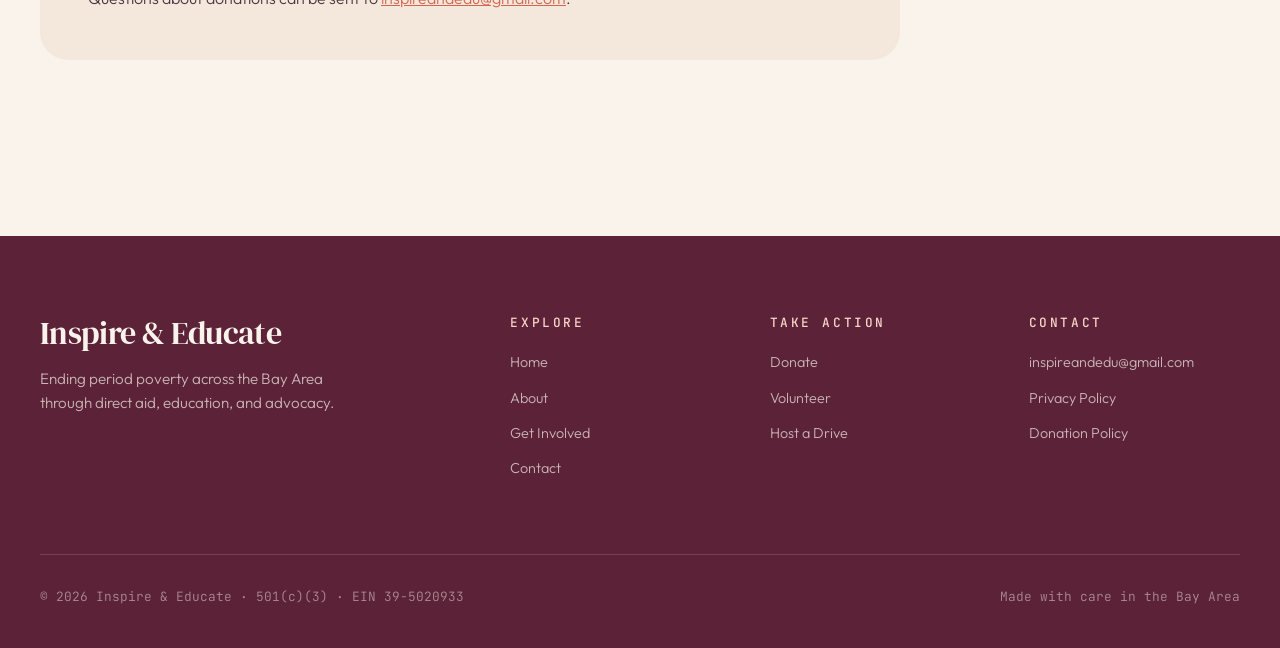
<file: donation-policy.html>
<!DOCTYPE html>
<html lang="en">
<head>
<meta charset="UTF-8">
<meta name="viewport" content="width=device-width, initial-scale=1.0">
<title>Donation Policy · Inspire & Educate</title>
<link rel="preconnect" href="https://fonts.googleapis.com">
<link rel="preconnect" href="https://fonts.gstatic.com" crossorigin>
<link href="https://fonts.googleapis.com/css2?family=DM+Serif+Display:ital@0;1&family=Outfit:wght@300;400;500;600&family=JetBrains+Mono:wght@400;500&display=swap" rel="stylesheet">
<link rel="stylesheet" href="styles.css">
<style>.page{padding:7rem 0 5rem}.policy{max-width:860px;background:var(--cream-deep);border-radius:28px;padding:3rem}.policy h1{font-size:clamp(2.6rem,5vw,4rem);margin-bottom:1rem}.policy h2{font-family:var(--font-display);font-size:1.8rem;margin:2rem 0 .75rem}.policy p,.policy li{color:var(--ink-soft);font-size:1rem;line-height:1.75}.policy ul{padding-left:1.25rem}.updated{font-family:var(--font-mono);font-size:.78rem;text-transform:uppercase;letter-spacing:.15em;color:var(--coral-deep);margin-bottom:2rem}.policy a{text-decoration:underline;color:var(--coral-deep)}.legal-box{background:var(--cream);border:1px solid rgba(92,34,56,.12);border-radius:18px;padding:1.25rem;margin:1.5rem 0}.legal-box p{margin:.25rem 0}</style>
</head>
<body>
<nav class="nav"><a href="index.html" class="nav-logo"><span class="nav-logo-mark"></span>Inspire & Educate</a><ul class="nav-links"><li><a href="index.html">Home</a></li><li><a href="about.html">About</a></li><li><a href="get-involved.html">Get Involved</a></li><li><a href="contact.html">Contact</a></li><li><a href="get-involved.html#donate" class="nav-cta">Donate</a></li></ul></nav>
<main class="page"><div class="container"><article class="policy"><span class="eyebrow">Donations</span><h1>Donation Policy</h1><p class="updated">Last updated: June 2026</p><p>Inspire & Educate uses donations to support menstrual product access, education, outreach, and related operating needs for the communities we serve.</p><div class="legal-box"><p><strong>Legal status:</strong> Inspire and Educate is recognized by the Internal Revenue Service as a tax-exempt organization under Internal Revenue Code section 501(c)(3).</p><p><strong>EIN:</strong> 39-5020933</p><p><strong>Public charity classification:</strong> 170(b)(1)(A)(vi)</p><p><strong>Effective date of exemption:</strong> August 13, 2025</p></div><h2>Online donations</h2><p>Online donations are processed through Givebutter. Donors should review the Givebutter checkout page before completing a payment, including any platform tips, processing fees, recurring donation settings, and receipt information.</p><h2>Tax deductibility</h2><p>Donations to Inspire and Educate are tax-deductible to the extent allowed by law. Donors receive donation records through Givebutter and should consult their own tax advisor for individual tax questions.</p><h2>Use of funds</h2><p>Unless a campaign or donor agreement says otherwise, donations may be used where most needed to support product purchasing, collection, packing, distribution, community outreach, education, and basic organizational costs.</p><h2>Recurring donations</h2><p>Recurring donations are managed through Givebutter. Donors can use the links in their Givebutter receipt or donor account to manage, update, or cancel a recurring gift.</p><h2>Refunds</h2><p>If a donation was made in error, contact us as soon as possible at <a href="mailto:inspireandedu@gmail.com">inspireandedu@gmail.com</a>. Refund requests are reviewed case by case and may depend on payment processor rules, campaign status, and whether funds have already been used or committed.</p><h2>Product donations</h2><p>We may accept unopened menstrual products and related supplies. Please contact us before arranging a drop-off or pickup so we can confirm current needs and logistics.</p><h2>Contact</h2><p>Questions about donations can be sent to <a href="mailto:inspireandedu@gmail.com">inspireandedu@gmail.com</a>.</p></article></div></main>
<footer class="footer"><div class="container"><div class="footer-grid"><div class="footer-brand"><h3>Inspire & Educate</h3><p>Ending period poverty across the Bay Area through direct aid, education, and advocacy.</p></div><div><h4>Explore</h4><ul class="footer-list"><li><a href="index.html">Home</a></li><li><a href="about.html">About</a></li><li><a href="get-involved.html">Get Involved</a></li><li><a href="contact.html">Contact</a></li></ul></div><div><h4>Take Action</h4><ul class="footer-list"><li><a href="get-involved.html#donate">Donate</a></li><li><a href="get-involved.html#volunteer">Volunteer</a></li><li><a href="get-involved.html#drive">Host a Drive</a></li></ul></div><div><h4>Contact</h4><ul class="footer-list"><li><a href="mailto:inspireandedu@gmail.com">inspireandedu@gmail.com</a></li><li><a href="privacy.html">Privacy Policy</a></li><li><a href="donation-policy.html">Donation Policy</a></li></ul></div></div><div class="footer-bottom"><span>© 2026 Inspire & Educate · 501(c)(3) · EIN 39-5020933</span><span>Made with care in the Bay Area</span></div></div></footer>
</body>
</html>
</file>
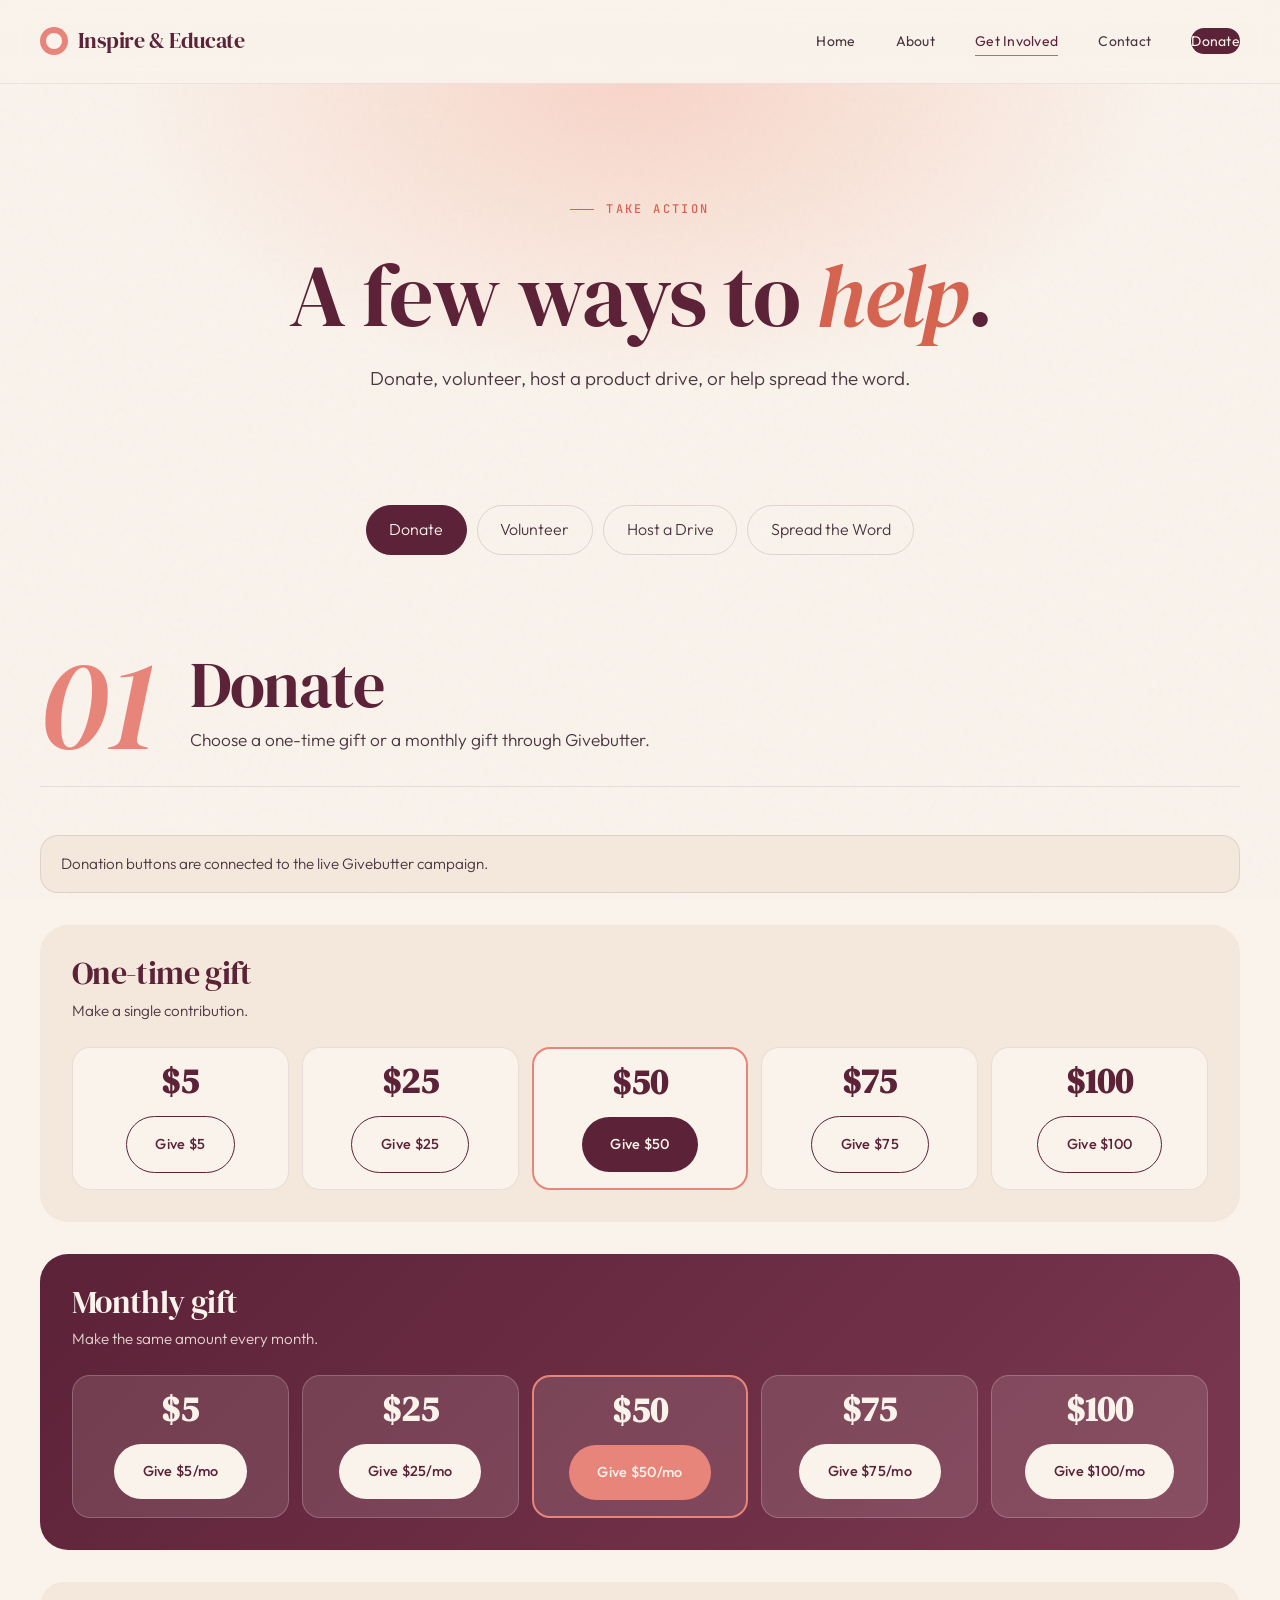
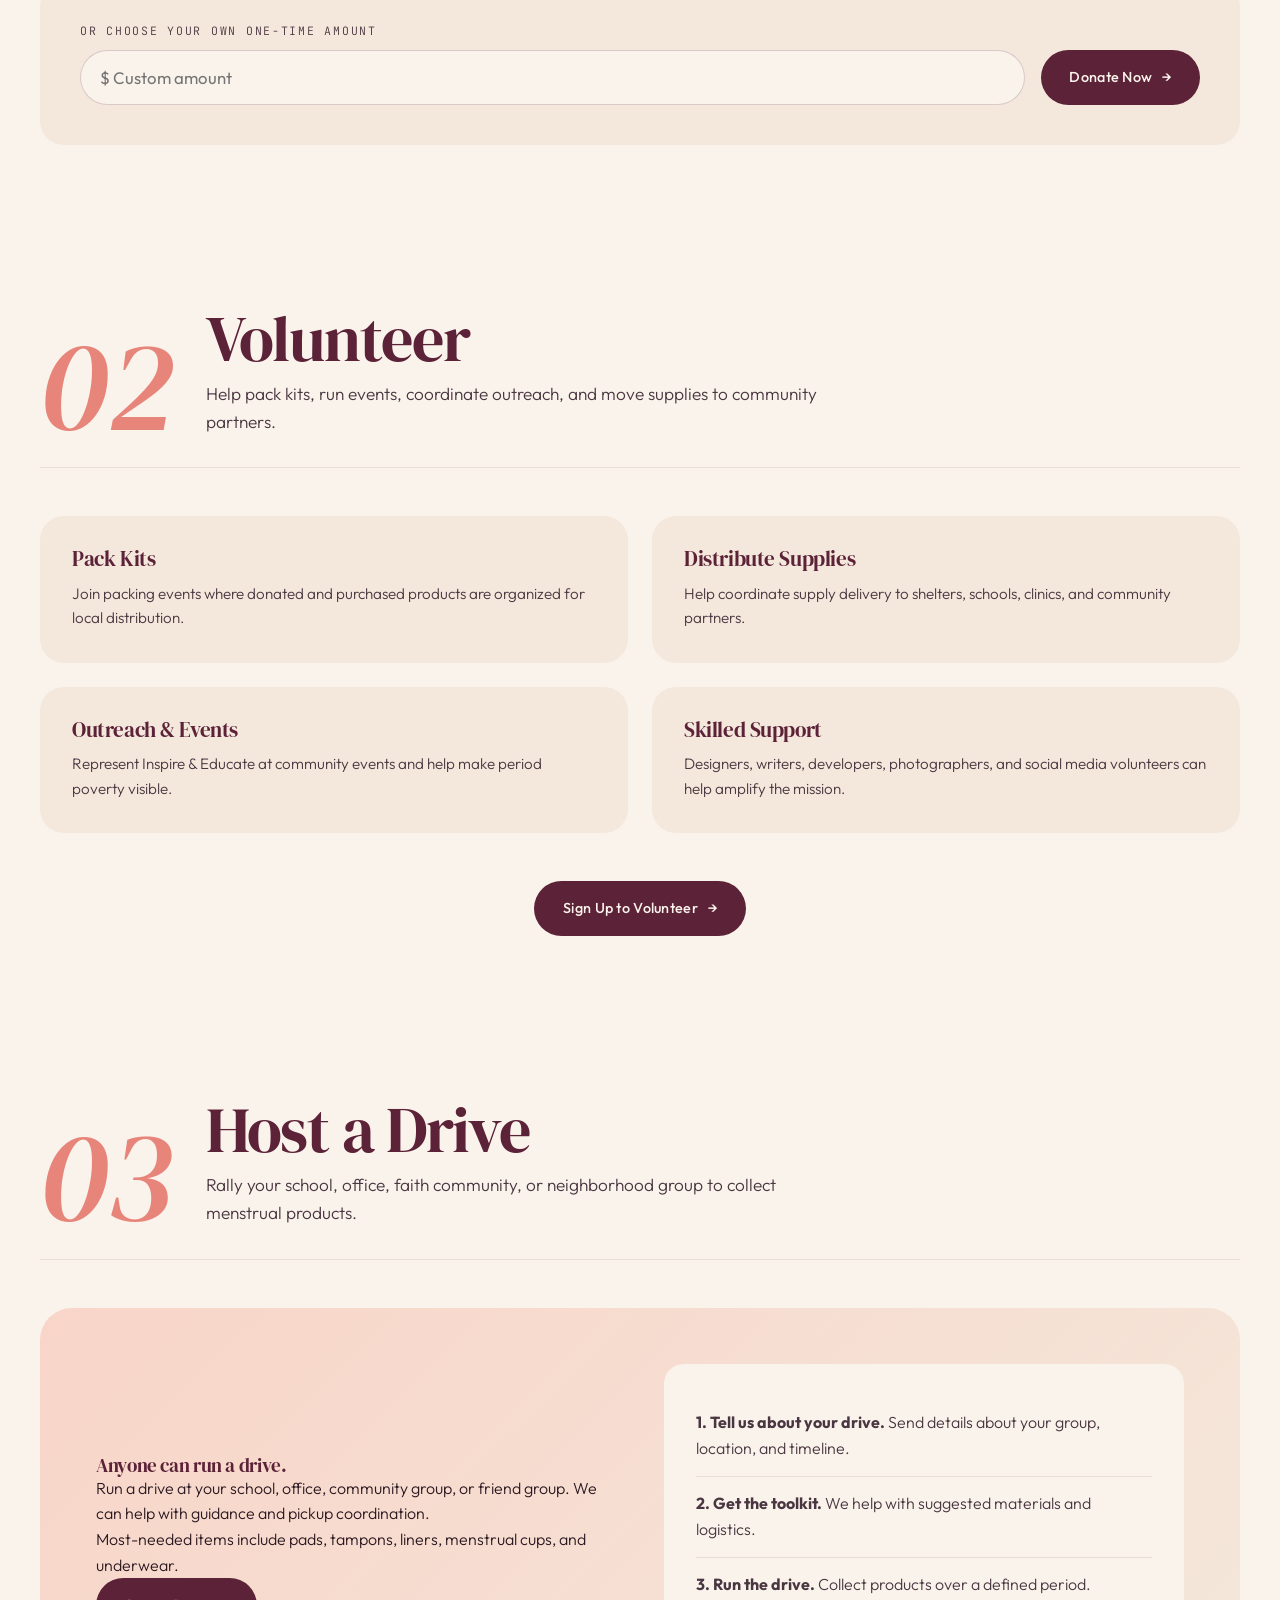
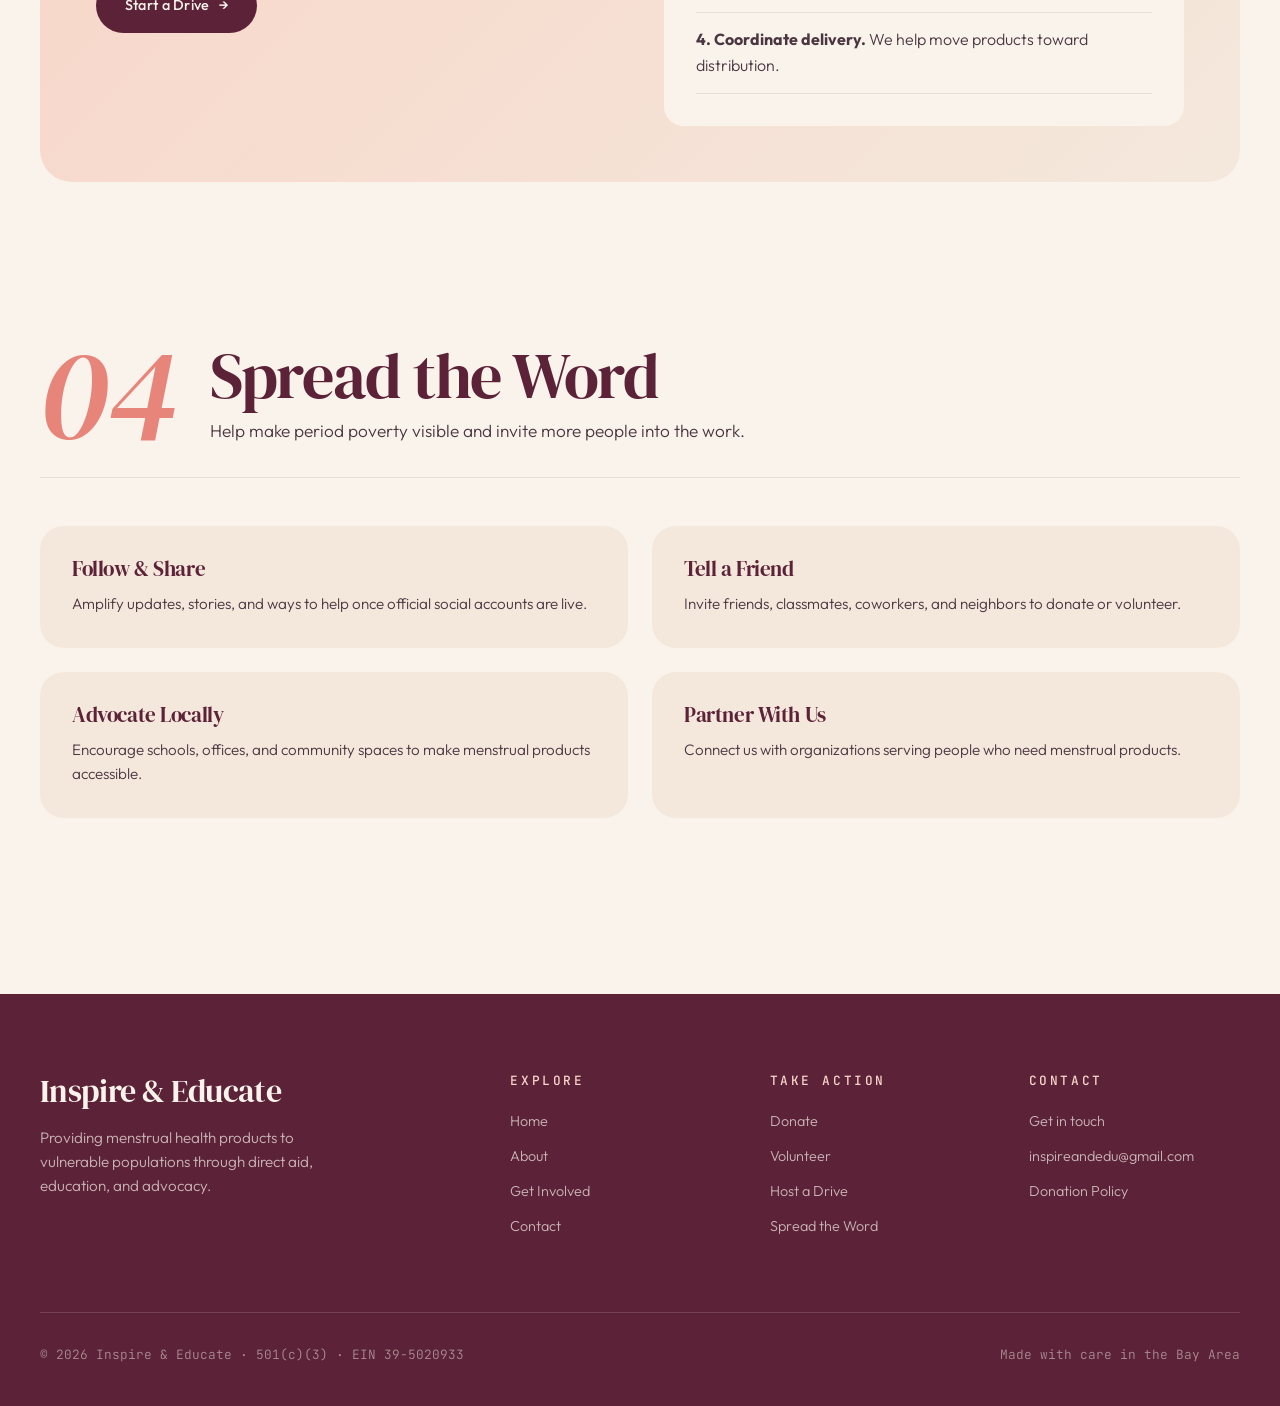
<file: get-involved.html>
<!DOCTYPE html>
<html lang="en">
<head>
<meta charset="UTF-8">
<meta name="viewport" content="width=device-width, initial-scale=1.0">
<title>Get Involved · Inspire & Educate</title>
<meta name="description" content="Donate, volunteer, host a drive, or partner with Inspire & Educate.">
<link rel="icon" href="/favicon.svg" type="image/svg+xml">
<meta property="og:title" content="Inspire & Educate">
<meta property="og:description" content="A Bay Area 501(c)(3) nonprofit providing menstrual health products.">
<meta property="og:image" content="https://inspireandeducate.org/og-image.svg">
<meta property="og:url" content="https://inspireandeducate.org">
<meta name="twitter:card" content="summary_large_image">
<link rel="preconnect" href="https://fonts.googleapis.com">
<link rel="preconnect" href="https://fonts.gstatic.com" crossorigin>
<link href="https://fonts.googleapis.com/css2?family=DM+Serif+Display:ital@0;1&family=Outfit:wght@300;400;500;600&family=JetBrains+Mono:wght@400;500&display=swap" rel="stylesheet">
<link rel="stylesheet" href="styles.css">
<style>
.page-intro{padding:7rem 0 4rem;text-align:center;background:radial-gradient(ellipse at top,var(--blush) 0%,var(--cream) 58%)}.page-intro h1{font-size:clamp(3rem,7vw,5.5rem);line-height:1;margin-bottom:1.5rem}.page-intro h1 em{color:var(--coral-deep)}.page-intro p{font-size:1.18rem;color:var(--ink-soft);max-width:680px;margin:0 auto}.ways{padding:3rem 0 1rem}.ways-tabs{display:flex;justify-content:center;gap:.65rem;flex-wrap:wrap}.way-tab{display:inline-flex;padding:.7rem 1.4rem;border-radius:100px;border:1px solid rgba(92,34,56,.15);color:var(--ink-soft);text-decoration:none}.way-tab:hover,.way-tab.active{background:var(--wine);border-color:var(--wine);color:var(--cream)}.action-section{padding:5rem 0;scroll-margin-top:100px}.action-header{display:grid;grid-template-columns:auto 1fr;gap:2rem;align-items:end;margin-bottom:3rem;padding-bottom:2rem;border-bottom:1px solid rgba(92,34,56,.1)}.action-num{font-family:var(--font-display);font-size:clamp(4rem,10vw,8rem);line-height:.8;color:var(--coral);font-style:italic}.action-title h2{font-size:clamp(2.5rem,5vw,4rem);margin-bottom:.5rem}.action-title p{color:var(--ink-soft);max-width:640px;font-size:1.08rem}.donation-status{background:var(--cream-deep);border:1px solid rgba(92,34,56,.12);border-radius:18px;padding:1rem 1.25rem;margin-bottom:2rem;color:var(--ink-soft);font-size:.95rem}.donation-columns{display:grid;grid-template-columns:1fr;gap:2rem;margin-bottom:2rem}.donation-panel{background:var(--cream-deep);border-radius:28px;padding:2rem}.donation-panel.monthly{background:linear-gradient(135deg,var(--wine),var(--wine-soft));color:var(--cream)}.donation-panel h3{font-family:var(--font-display);font-size:2rem;margin-bottom:.5rem}.donation-panel.monthly h3{color:var(--cream)}.donation-panel p{color:var(--ink-soft);font-size:.95rem;margin-bottom:1.5rem}.donation-panel.monthly p{color:rgba(250,243,236,.86)}.amount-grid{display:grid;grid-template-columns:repeat(5,1fr);gap:.8rem}.amount-card{background:var(--cream);border-radius:18px;padding:1rem;border:1px solid rgba(92,34,56,.10);text-align:center}.monthly .amount-card{background:rgba(250,243,236,.12);border-color:rgba(250,243,236,.22)}.amount-card.featured{border:2px solid var(--coral)}.amount-card strong{display:block;font-family:var(--font-display);font-size:2.2rem;color:var(--wine);line-height:1;margin-bottom:1rem}.monthly .amount-card strong{color:var(--cream)}.donate-form{background:var(--cream-deep);padding:2.5rem;border-radius:24px;display:grid;grid-template-columns:1fr auto;gap:1rem;align-items:end}.donate-form label{font-family:var(--font-mono);font-size:.72rem;text-transform:uppercase;letter-spacing:.15em;color:var(--ink-soft);display:block;margin-bottom:.6rem}.donate-form input{width:100%;padding:1rem 1.2rem;border:1px solid rgba(92,34,56,.2);border-radius:100px;background:var(--cream);font-family:var(--font-body);font-size:1.05rem;color:var(--wine)}.card-grid{display:grid;grid-template-columns:repeat(2,1fr);gap:1.5rem}.info-card{background:var(--cream-deep);border-radius:24px;padding:2rem}.info-card h3{font-size:1.3rem;margin-bottom:.75rem}.info-card p{color:var(--ink-soft);font-size:.95rem}.drive-content{background:linear-gradient(135deg,var(--blush) 0%,var(--cream-deep) 100%);border-radius:32px;padding:3.5rem;display:grid;grid-template-columns:1fr 1fr;gap:3rem;align-items:center}.drive-checklist{background:var(--cream);border-radius:20px;padding:2rem;list-style:none}.drive-checklist li{padding:.9rem 0;border-bottom:1px solid rgba(92,34,56,.1);color:var(--ink-soft)}@media(max-width:1100px){.amount-grid{grid-template-columns:repeat(3,1fr)}}@media(max-width:900px){.action-header,.amount-grid,.donate-form,.card-grid,.drive-content{grid-template-columns:1fr}}
</style>
</head>
<body>
<nav class="nav"><a href="index.html" class="nav-logo"><span class="nav-logo-mark"></span>Inspire & Educate</a><ul class="nav-links"><li><a href="index.html">Home</a></li><li><a href="about.html">About</a></li><li><a href="get-involved.html" class="active">Get Involved</a></li><li><a href="contact.html">Contact</a></li><li><a href="#donate" class="nav-cta">Donate</a></li></ul></nav>
<main>
<section class="page-intro"><div class="container"><span class="eyebrow">Take Action</span><h1>A few ways to <em>help</em>.</h1><p>Donate, volunteer, host a product drive, or help spread the word.</p></div></section>
<section class="ways"><div class="container"><div class="ways-tabs"><a class="way-tab active" href="#donate">Donate</a><a class="way-tab" href="#volunteer">Volunteer</a><a class="way-tab" href="#drive">Host a Drive</a><a class="way-tab" href="#spread">Spread the Word</a></div></div></section>
<section class="action-section" id="donate"><div class="container"><div class="action-header"><div class="action-num">01</div><div class="action-title"><h2>Donate</h2><p>Choose a one-time gift or a monthly gift through Givebutter.</p></div></div><div class="donation-status">Donation buttons are connected to the live Givebutter campaign.</div><div class="donation-columns"><div class="donation-panel"><h3>One-time gift</h3><p>Make a single contribution.</p><div class="amount-grid"><div class="amount-card"><strong>$5</strong><a href="https://givebutter.com/launch-zfmrtd" class="btn btn-secondary donation-link" data-amount="5" data-frequency="once">Give $5</a></div><div class="amount-card"><strong>$25</strong><a href="https://givebutter.com/launch-zfmrtd" class="btn btn-secondary donation-link" data-amount="25" data-frequency="once">Give $25</a></div><div class="amount-card featured"><strong>$50</strong><a href="https://givebutter.com/launch-zfmrtd" class="btn btn-primary donation-link" data-amount="50" data-frequency="once">Give $50</a></div><div class="amount-card"><strong>$75</strong><a href="https://givebutter.com/launch-zfmrtd" class="btn btn-secondary donation-link" data-amount="75" data-frequency="once">Give $75</a></div><div class="amount-card"><strong>$100</strong><a href="https://givebutter.com/launch-zfmrtd" class="btn btn-secondary donation-link" data-amount="100" data-frequency="once">Give $100</a></div></div></div><div class="donation-panel monthly"><h3>Monthly gift</h3><p>Make the same amount every month.</p><div class="amount-grid"><div class="amount-card"><strong>$5</strong><a href="https://givebutter.com/launch-zfmrtd" class="btn donation-link" data-amount="5" data-frequency="monthly" style="background:var(--cream);color:var(--wine);">Give $5/mo</a></div><div class="amount-card"><strong>$25</strong><a href="https://givebutter.com/launch-zfmrtd" class="btn donation-link" data-amount="25" data-frequency="monthly" style="background:var(--cream);color:var(--wine);">Give $25/mo</a></div><div class="amount-card featured"><strong>$50</strong><a href="https://givebutter.com/launch-zfmrtd" class="btn donation-link" data-amount="50" data-frequency="monthly" style="background:var(--coral);color:var(--cream);">Give $50/mo</a></div><div class="amount-card"><strong>$75</strong><a href="https://givebutter.com/launch-zfmrtd" class="btn donation-link" data-amount="75" data-frequency="monthly" style="background:var(--cream);color:var(--wine);">Give $75/mo</a></div><div class="amount-card"><strong>$100</strong><a href="https://givebutter.com/launch-zfmrtd" class="btn donation-link" data-amount="100" data-frequency="monthly" style="background:var(--cream);color:var(--wine);">Give $100/mo</a></div></div></div></div><div class="donate-form"><div><label for="custom-amount">Or choose your own one-time amount</label><input id="custom-amount" type="number" placeholder="$ Custom amount" min="1" inputmode="decimal"></div><a href="https://givebutter.com/launch-zfmrtd" class="btn btn-primary" id="custom-donate-link">Donate Now <span class="btn-arrow">→</span></a></div></div></section>
<section class="action-section" id="volunteer"><div class="container"><div class="action-header"><div class="action-num">02</div><div class="action-title"><h2>Volunteer</h2><p>Help pack kits, run events, coordinate outreach, and move supplies to community partners.</p></div></div><div class="card-grid"><div class="info-card"><h3>Pack Kits</h3><p>Join packing events where donated and purchased products are organized for local distribution.</p></div><div class="info-card"><h3>Distribute Supplies</h3><p>Help coordinate supply delivery to shelters, schools, clinics, and community partners.</p></div><div class="info-card"><h3>Outreach & Events</h3><p>Represent Inspire & Educate at community events and help make period poverty visible.</p></div><div class="info-card"><h3>Skilled Support</h3><p>Designers, writers, developers, photographers, and social media volunteers can help amplify the mission.</p></div></div><div style="text-align:center;margin-top:3rem;"><a href="contact.html" class="btn btn-primary">Sign Up to Volunteer <span class="btn-arrow">→</span></a></div></div></section>
<section class="action-section" id="drive"><div class="container"><div class="action-header"><div class="action-num">03</div><div class="action-title"><h2>Host a Drive</h2><p>Rally your school, office, faith community, or neighborhood group to collect menstrual products.</p></div></div><div class="drive-content"><div><h3>Anyone can run a drive.</h3><p>Run a drive at your school, office, community group, or friend group. We can help with guidance and pickup coordination.</p><p>Most-needed items include pads, tampons, liners, menstrual cups, and underwear.</p><a href="contact.html" class="btn btn-primary">Start a Drive <span class="btn-arrow">→</span></a></div><ul class="drive-checklist"><li><strong>1. Tell us about your drive.</strong> Send details about your group, location, and timeline.</li><li><strong>2. Get the toolkit.</strong> We help with suggested materials and logistics.</li><li><strong>3. Run the drive.</strong> Collect products over a defined period.</li><li><strong>4. Coordinate delivery.</strong> We help move products toward distribution.</li></ul></div></div></section>
<section class="action-section" id="spread"><div class="container"><div class="action-header"><div class="action-num">04</div><div class="action-title"><h2>Spread the Word</h2><p>Help make period poverty visible and invite more people into the work.</p></div></div><div class="card-grid"><div class="info-card"><h3>Follow & Share</h3><p>Amplify updates, stories, and ways to help once official social accounts are live.</p></div><div class="info-card"><h3>Tell a Friend</h3><p>Invite friends, classmates, coworkers, and neighbors to donate or volunteer.</p></div><div class="info-card"><h3>Advocate Locally</h3><p>Encourage schools, offices, and community spaces to make menstrual products accessible.</p></div><div class="info-card"><h3>Partner With Us</h3><p>Connect us with organizations serving people who need menstrual products.</p></div></div></div></section>
</main>
<footer class="footer"><div class="container"><div class="footer-grid"><div class="footer-brand"><h3>Inspire & Educate</h3><p>Providing menstrual health products to vulnerable populations through direct aid, education, and advocacy.</p></div><div><h4>Explore</h4><ul class="footer-list"><li><a href="index.html">Home</a></li><li><a href="about.html">About</a></li><li><a href="get-involved.html">Get Involved</a></li><li><a href="contact.html">Contact</a></li></ul></div><div><h4>Take Action</h4><ul class="footer-list"><li><a href="#donate">Donate</a></li><li><a href="#volunteer">Volunteer</a></li><li><a href="#drive">Host a Drive</a></li><li><a href="#spread">Spread the Word</a></li></ul></div><div><h4>Contact</h4><ul class="footer-list"><li><a href="contact.html">Get in touch</a></li><li><a href="mailto:inspireandedu@gmail.com">inspireandedu@gmail.com</a></li><li><a href="donation-policy.html">Donation Policy</a></li></ul></div></div><div class="footer-bottom"><span>© 2026 Inspire & Educate · 501(c)(3) · EIN 39-5020933</span><span>Made with care in the Bay Area</span></div></div></footer>
<script>const GIVEBUTTER_CAMPAIGN_URL='https://givebutter.com/launch-zfmrtd';function buildGivebutterUrl(amount,frequency){const url=new URL(GIVEBUTTER_CAMPAIGN_URL);if(amount)url.searchParams.set('amount',amount);if(frequency)url.searchParams.set('frequency',frequency);return url.toString()}document.querySelectorAll('.donation-link').forEach(link=>{link.href=buildGivebutterUrl(link.dataset.amount,link.dataset.frequency);link.target='_blank';link.rel='noopener'});const customAmountInput=document.getElementById('custom-amount');const customDonateLink=document.getElementById('custom-donate-link');function updateCustom(){const amount=customAmountInput&&Number(customAmountInput.value)>0?customAmountInput.value:'';customDonateLink.href=buildGivebutterUrl(amount,'once');customDonateLink.target='_blank';customDonateLink.rel='noopener'}if(customAmountInput&&customDonateLink){customAmountInput.addEventListener('input',updateCustom);updateCustom()}</script>
</body>
</html>
</file>
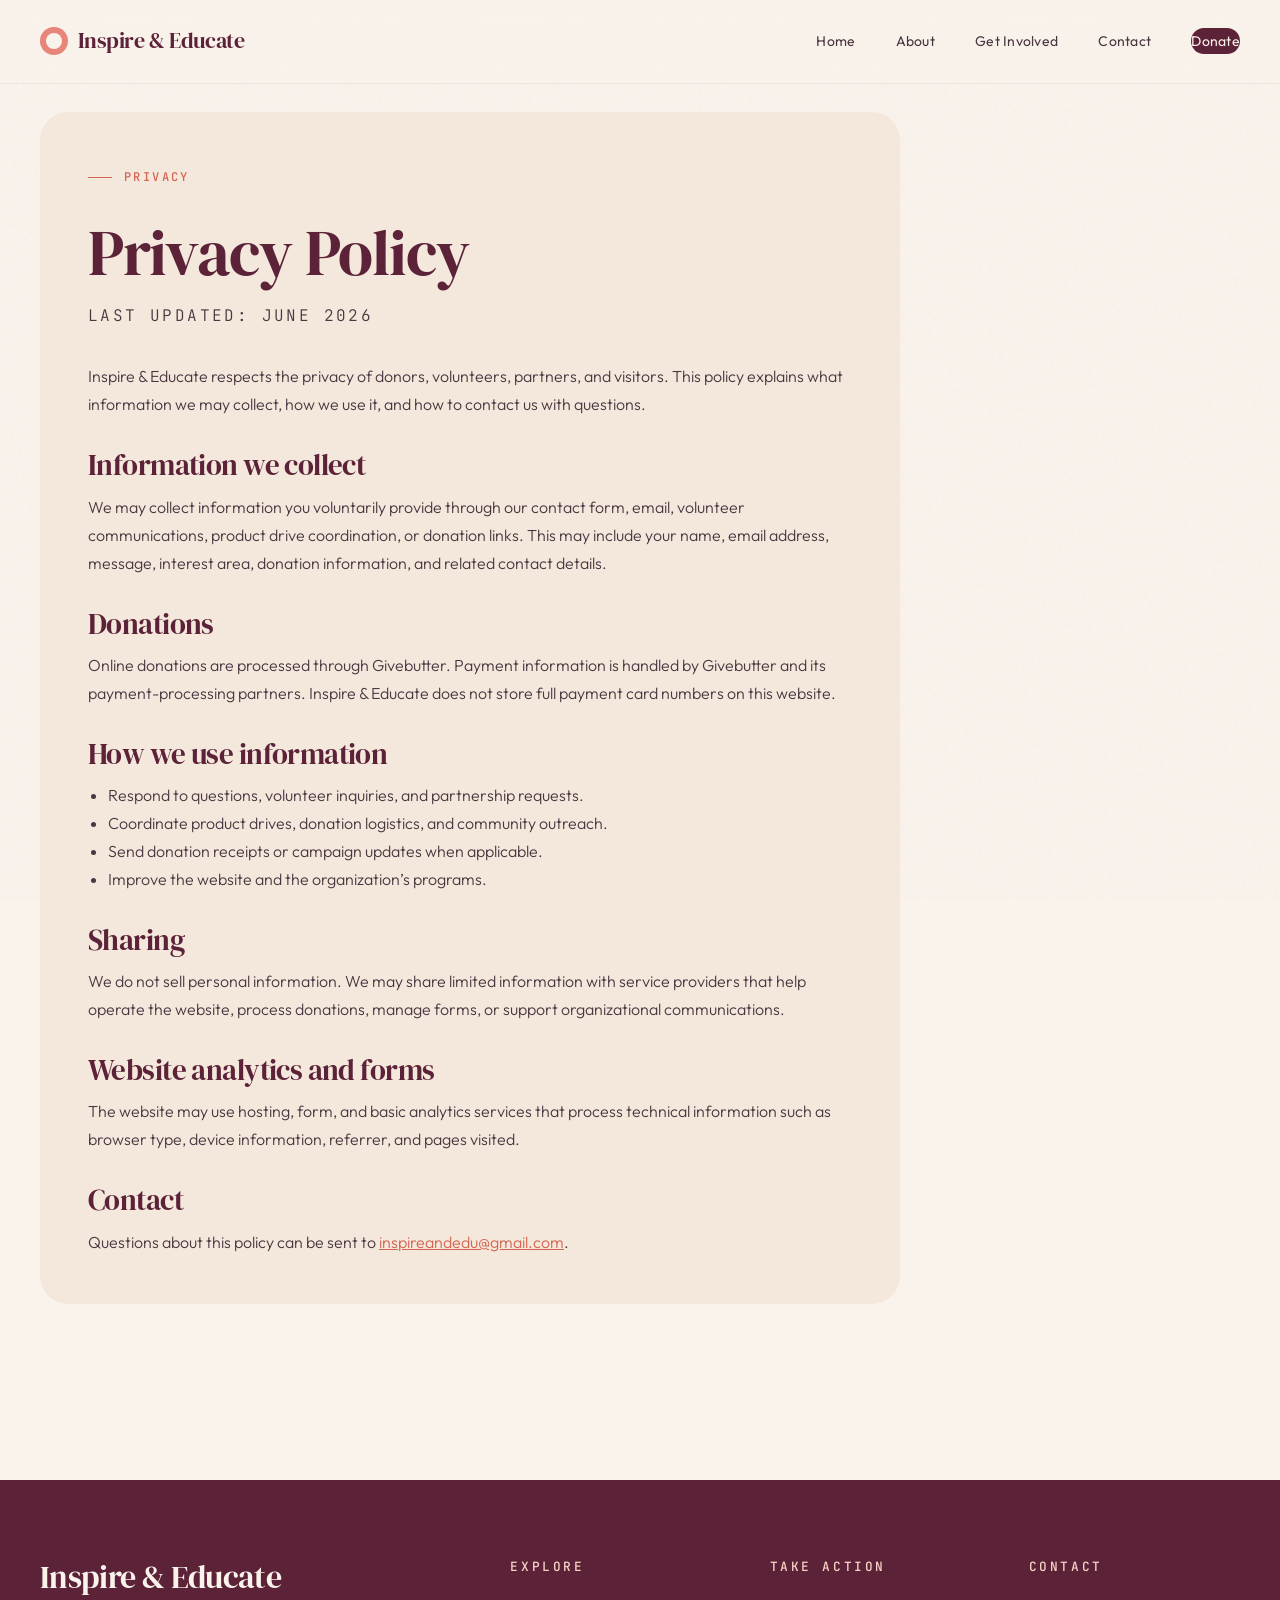
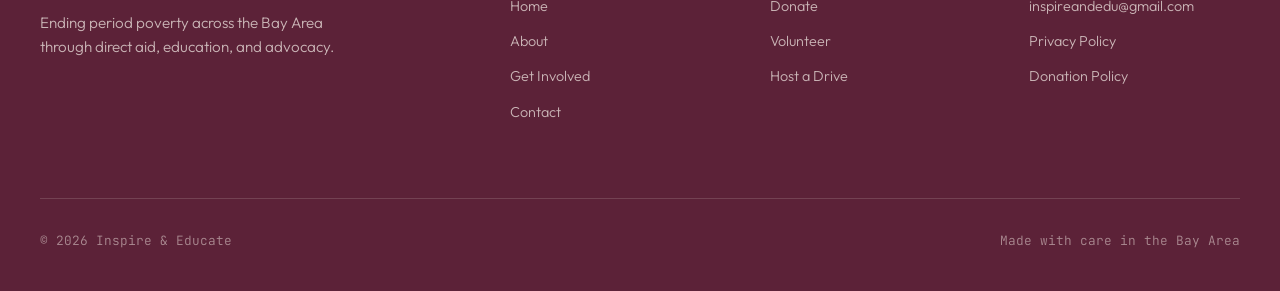
<file: privacy.html>
<!DOCTYPE html>
<html lang="en">
<head>
<meta charset="UTF-8">
<meta name="viewport" content="width=device-width, initial-scale=1.0">
<title>Privacy Policy · Inspire & Educate</title>
<link rel="preconnect" href="https://fonts.googleapis.com">
<link rel="preconnect" href="https://fonts.gstatic.com" crossorigin>
<link href="https://fonts.googleapis.com/css2?family=DM+Serif+Display:ital@0;1&family=Outfit:wght@300;400;500;600&family=JetBrains+Mono:wght@400;500&display=swap" rel="stylesheet">
<link rel="stylesheet" href="styles.css">
<style>
.page{padding:7rem 0 5rem}.policy{max-width:860px;background:var(--cream-deep);border-radius:28px;padding:3rem}.policy h1{font-size:clamp(2.6rem,5vw,4rem);margin-bottom:1rem}.policy h2{font-family:var(--font-display);font-size:1.8rem;margin:2rem 0 .75rem}.policy p,.policy li{color:var(--ink-soft);font-size:1rem;line-height:1.75}.policy ul{padding-left:1.25rem}.updated{font-family:var(--font-mono);font-size:.78rem;text-transform:uppercase;letter-spacing:.15em;color:var(--coral-deep);margin-bottom:2rem}.policy a{text-decoration:underline;color:var(--coral-deep)}
</style>
</head>
<body>
<nav class="nav"><a href="index.html" class="nav-logo"><span class="nav-logo-mark"></span>Inspire & Educate</a><ul class="nav-links"><li><a href="index.html">Home</a></li><li><a href="about.html">About</a></li><li><a href="get-involved.html">Get Involved</a></li><li><a href="contact.html">Contact</a></li><li><a href="get-involved.html#donate" class="nav-cta">Donate</a></li></ul></nav>
<main class="page"><div class="container"><article class="policy"><span class="eyebrow">Privacy</span><h1>Privacy Policy</h1><p class="updated">Last updated: June 2026</p><p>Inspire & Educate respects the privacy of donors, volunteers, partners, and visitors. This policy explains what information we may collect, how we use it, and how to contact us with questions.</p><h2>Information we collect</h2><p>We may collect information you voluntarily provide through our contact form, email, volunteer communications, product drive coordination, or donation links. This may include your name, email address, message, interest area, donation information, and related contact details.</p><h2>Donations</h2><p>Online donations are processed through Givebutter. Payment information is handled by Givebutter and its payment-processing partners. Inspire & Educate does not store full payment card numbers on this website.</p><h2>How we use information</h2><ul><li>Respond to questions, volunteer inquiries, and partnership requests.</li><li>Coordinate product drives, donation logistics, and community outreach.</li><li>Send donation receipts or campaign updates when applicable.</li><li>Improve the website and the organization’s programs.</li></ul><h2>Sharing</h2><p>We do not sell personal information. We may share limited information with service providers that help operate the website, process donations, manage forms, or support organizational communications.</p><h2>Website analytics and forms</h2><p>The website may use hosting, form, and basic analytics services that process technical information such as browser type, device information, referrer, and pages visited.</p><h2>Contact</h2><p>Questions about this policy can be sent to <a href="mailto:inspireandedu@gmail.com">inspireandedu@gmail.com</a>.</p></article></div></main>
<footer class="footer"><div class="container"><div class="footer-grid"><div class="footer-brand"><h3>Inspire & Educate</h3><p>Ending period poverty across the Bay Area through direct aid, education, and advocacy.</p></div><div><h4>Explore</h4><ul class="footer-list"><li><a href="index.html">Home</a></li><li><a href="about.html">About</a></li><li><a href="get-involved.html">Get Involved</a></li><li><a href="contact.html">Contact</a></li></ul></div><div><h4>Take Action</h4><ul class="footer-list"><li><a href="get-involved.html#donate">Donate</a></li><li><a href="get-involved.html#volunteer">Volunteer</a></li><li><a href="get-involved.html#drive">Host a Drive</a></li></ul></div><div><h4>Contact</h4><ul class="footer-list"><li><a href="mailto:inspireandedu@gmail.com">inspireandedu@gmail.com</a></li><li><a href="privacy.html">Privacy Policy</a></li><li><a href="donation-policy.html">Donation Policy</a></li></ul></div></div><div class="footer-bottom"><span>© 2026 Inspire & Educate</span><span>Made with care in the Bay Area</span></div></div></footer>
</body>
</html>
</file>
<file: styles.css>
/* ============================================================================
   Inspire & Educate — Design System
   Warm, hopeful, editorial. Coral/blush with deep wine accents.
   ========================================================================== */

:root {
  /* Color palette */
  --cream: #FAF3EC;
  --cream-deep: #F4E8DC;
  --blush: #F8D5C8;
  --coral: #E8857B;
  --coral-deep: #D4634F;
  --wine: #5C2238;
  --wine-soft: #7A3850;
  --ink: #2A1820;
  --ink-soft: #4A3640;
  --gold: #C89B5C;

  /* Typography */
  --font-display: 'DM Serif Display', 'Playfair Display', Georgia, serif;
  --font-body: 'Outfit', 'Helvetica Neue', sans-serif;
  --font-mono: 'JetBrains Mono', 'Courier New', monospace;

  /* Spacing */
  --space-xs: 0.5rem;
  --space-sm: 1rem;
  --space-md: 2rem;
  --space-lg: 4rem;
  --space-xl: 8rem;

  /* Layout */
  --max-width: 1280px;
  --content-width: 720px;
}

* {
  margin: 0;
  padding: 0;
  box-sizing: border-box;
}

html {
  scroll-behavior: smooth;
}

body {
  font-family: var(--font-body);
  background: var(--cream);
  color: var(--ink);
  line-height: 1.6;
  font-weight: 300;
  overflow-x: hidden;
  -webkit-font-smoothing: antialiased;
}

/* Decorative grain overlay */
body::before {
  content: '';
  position: fixed;
  inset: 0;
  pointer-events: none;
  z-index: 1;
  opacity: 0.04;
  background-image: url("data:image/svg+xml,%3Csvg viewBox='0 0 200 200' xmlns='http://www.w3.org/2000/svg'%3E%3Cfilter id='n'%3E%3CfeTurbulence type='fractalNoise' baseFrequency='0.9' numOctaves='3'/%3E%3C/filter%3E%3Crect width='200' height='200' filter='url(%23n)'/%3E%3C/svg%3E");
}

/* Typography */
h1, h2, h3, h4 {
  font-family: var(--font-display);
  font-weight: 400;
  line-height: 1.05;
  letter-spacing: -0.02em;
  color: var(--wine);
}

.eyebrow {
  font-family: var(--font-mono);
  font-size: 0.75rem;
  text-transform: uppercase;
  letter-spacing: 0.2em;
  color: var(--coral-deep);
  font-weight: 500;
  margin-bottom: var(--space-md);
  display: inline-flex;
  align-items: center;
  gap: 0.75rem;
}

.eyebrow::before {
  content: '';
  width: 24px;
  height: 1px;
  background: var(--coral-deep);
}

a {
  color: var(--wine);
  text-decoration: none;
  transition: color 0.3s ease;
}

/* ============================================================================
   Navigation
   ========================================================================== */
.nav {
  position: fixed;
  top: 0;
  left: 0;
  right: 0;
  z-index: 100;
  padding: 1.5rem 2.5rem;
  display: flex;
  justify-content: space-between;
  align-items: center;
  background: rgba(250, 243, 236, 0.85);
  backdrop-filter: blur(12px);
  -webkit-backdrop-filter: blur(12px);
  border-bottom: 1px solid rgba(92, 34, 56, 0.08);
}

.nav-logo {
  font-family: var(--font-display);
  font-size: 1.35rem;
  color: var(--wine);
  letter-spacing: -0.02em;
  display: flex;
  align-items: center;
  gap: 0.6rem;
}

.nav-logo-mark {
  width: 28px;
  height: 28px;
  background: var(--coral);
  border-radius: 50%;
  position: relative;
  display: inline-block;
  flex: 0 0 28px;
}

.nav-logo-mark::after {
  content: '';
  position: absolute;
  inset: 6px;
  background: var(--cream);
  border-radius: 50%;
}

.nav-links {
  display: flex;
  gap: 2.5rem;
  list-style: none;
  align-items: center;
}

.nav-links a {
  font-size: 0.875rem;
  font-weight: 400;
  letter-spacing: 0.02em;
  color: var(--ink-soft);
  position: relative;
  padding: 0.25rem 0;
}

.nav-links a::after {
  content: '';
  position: absolute;
  bottom: -2px;
  left: 0;
  width: 0;
  height: 1px;
  background: var(--coral-deep);
  transition: width 0.3s ease;
}

.nav-links a:hover::after,
.nav-links a.active::after {
  width: 100%;
}

.nav-links a.active {
  color: var(--wine);
}

.nav-cta {
  background: var(--wine);
  color: var(--cream) !important;
  padding: 0.65rem 1.4rem;
  border-radius: 100px;
  font-size: 0.875rem;
  transition: all 0.3s ease;
}

.nav-cta::after { display: none; }

.nav-cta:hover {
  background: var(--coral-deep);
  transform: translateY(-1px);
}

/* ============================================================================
   Buttons
   ========================================================================== */
.btn {
  display: inline-flex;
  align-items: center;
  gap: 0.6rem;
  padding: 1rem 1.8rem;
  border-radius: 100px;
  font-family: var(--font-body);
  font-size: 0.9rem;
  font-weight: 500;
  letter-spacing: 0.02em;
  cursor: pointer;
  border: none;
  transition: all 0.3s cubic-bezier(0.4, 0, 0.2, 1);
}

.btn-primary {
  background: var(--wine);
  color: var(--cream);
}

.btn-primary:hover {
  background: var(--coral-deep);
  transform: translateY(-2px);
  box-shadow: 0 12px 30px -10px rgba(92, 34, 56, 0.4);
}

.btn-secondary {
  background: transparent;
  color: var(--wine);
  border: 1px solid var(--wine);
}

.btn-secondary:hover {
  background: var(--wine);
  color: var(--cream);
}

.btn-arrow {
  display: inline-block;
  transition: transform 0.3s ease;
}

.btn:hover .btn-arrow {
  transform: translateX(4px);
}

/* ============================================================================
   Layout helpers
   ========================================================================== */
.container {
  max-width: var(--max-width);
  margin: 0 auto;
  padding: 0 2.5rem;
  position: relative;
  z-index: 2;
}

.section {
  padding: var(--space-xl) 0;
  position: relative;
}

main {
  padding-top: 80px;
}

/* ============================================================================
   Homepage overrides
   ========================================================================== */
body .hero::before {
  background-image: url('/logo-flower.svg'), radial-gradient(circle at 40% 40%, var(--blush) 0%, var(--cream) 70%) !important;
  background-repeat: no-repeat, no-repeat !important;
  background-position: center, center !important;
  background-size: 54%, cover !important;
  opacity: 0.72 !important;
}

.hero-stat-label {
  display: none !important;
}

.hero-stat-card {
  position: relative !important;
  overflow: hidden !important;
}

.hero-stat-card::before {
  display: none !important;
}

/* ============================================================================
   Footer
   ========================================================================== */
.footer {
  background: var(--wine);
  color: var(--cream);
  padding: 5rem 0 2.5rem;
  position: relative;
  z-index: 2;
  margin-top: 6rem;
}

.footer-grid {
  display: grid;
  grid-template-columns: 2fr 1fr 1fr 1fr;
  gap: 3rem;
  margin-bottom: 4rem;
}

.footer h4 {
  color: var(--blush);
  font-size: 0.8rem;
  font-family: var(--font-mono);
  text-transform: uppercase;
  letter-spacing: 0.2em;
  margin-bottom: 1.25rem;
  font-weight: 500;
}

.footer-brand h3 {
  font-family: var(--font-display);
  font-size: 2rem;
  color: var(--cream);
  margin-bottom: 1rem;
  line-height: 1.1;
}

.footer-brand p {
  color: rgba(250, 243, 236, 0.7);
  max-width: 320px;
  font-size: 0.95rem;
}

.footer-list {
  list-style: none;
}

.footer-list li {
  margin-bottom: 0.6rem;
}

.footer-list a {
  color: rgba(250, 243, 236, 0.7);
  font-size: 0.9rem;
  transition: color 0.2s ease;
}

.footer-list a:hover {
  color: var(--blush);
}

.footer-bottom {
  border-top: 1px solid rgba(250, 243, 236, 0.15);
  padding-top: 2rem;
  display: flex;
  justify-content: space-between;
  font-size: 0.8rem;
  color: rgba(250, 243, 236, 0.5);
  font-family: var(--font-mono);
}

/* ============================================================================
   Responsive
   ========================================================================== */
@media (max-width: 900px) {
  .nav { padding: 1.25rem 1.5rem; }
  .nav-links { gap: 1.25rem; }
  .nav-links a:not(.nav-cta) { display: none; }
  .container { padding: 0 1.5rem; }
  .section { padding: 4rem 0; }
  .footer-grid { grid-template-columns: 1fr 1fr; gap: 2rem; }
  .footer-bottom { flex-direction: column; gap: 1rem; }
}
</file>
